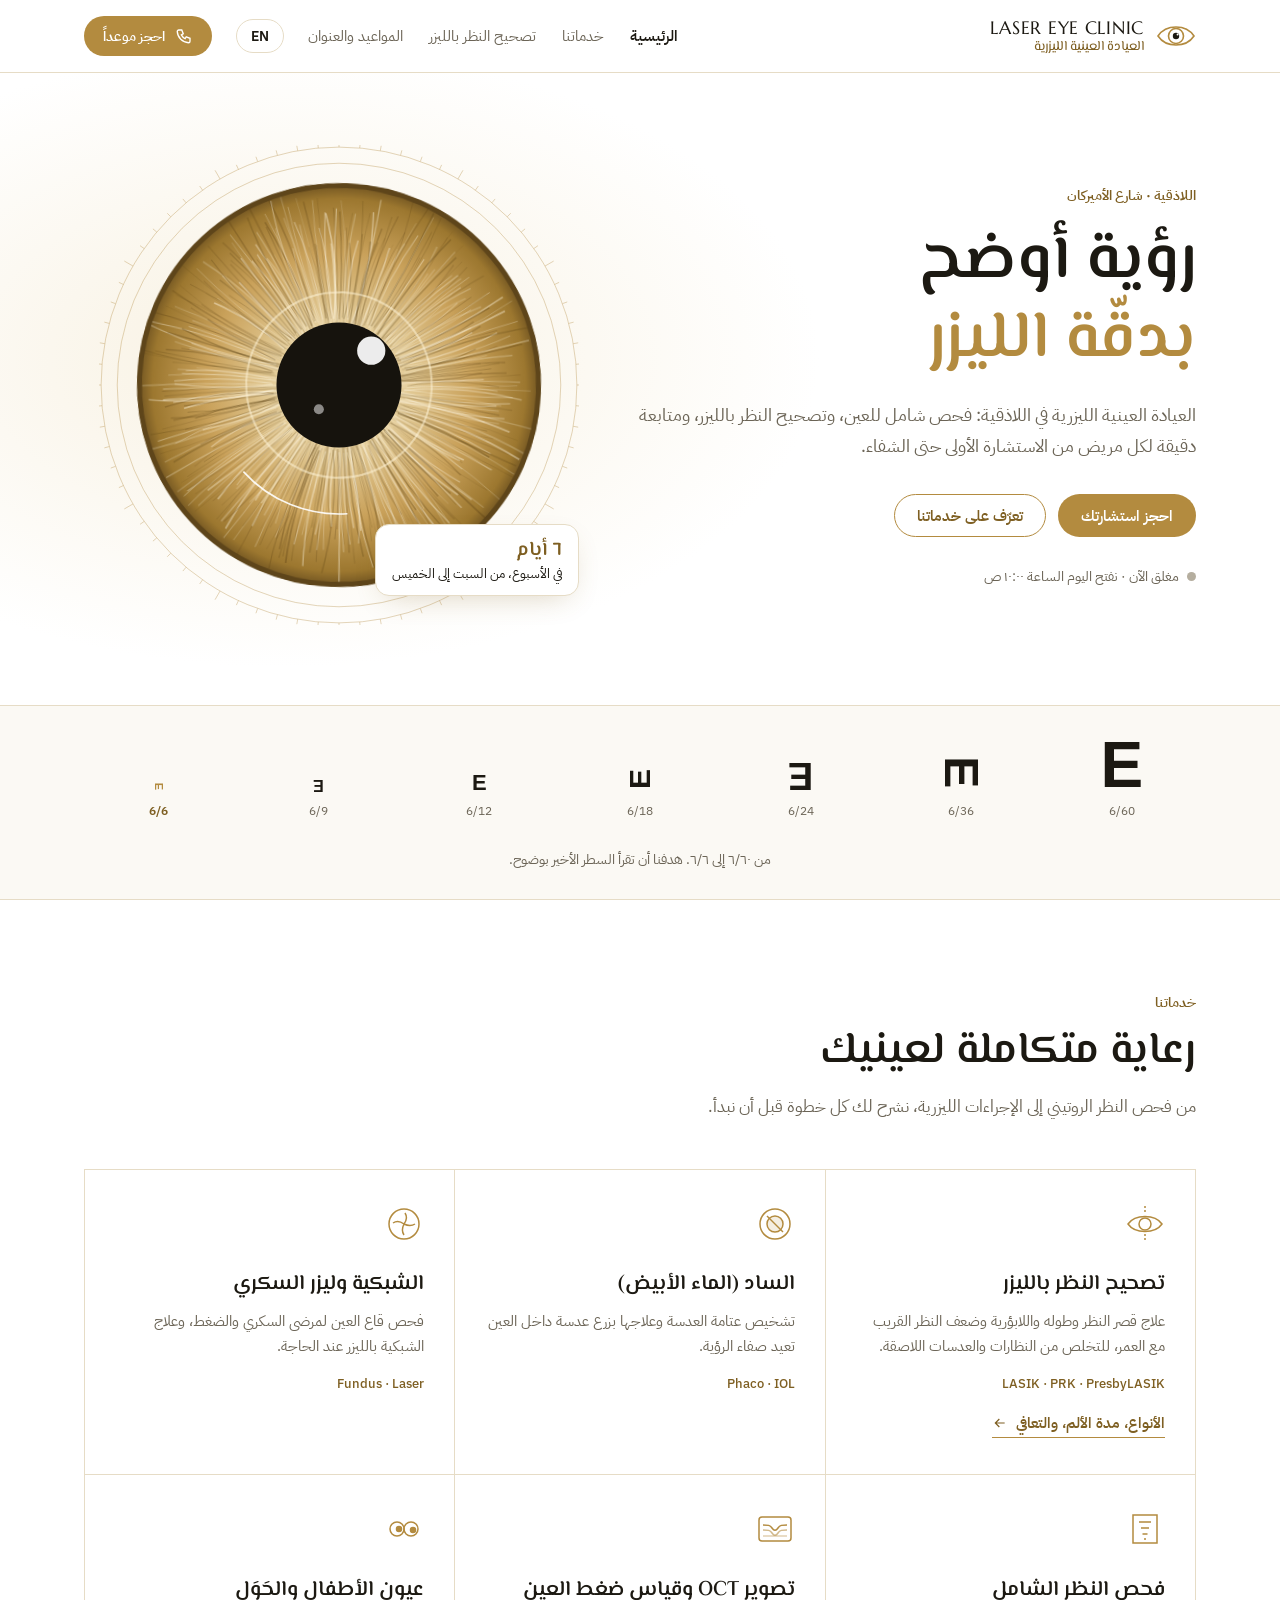
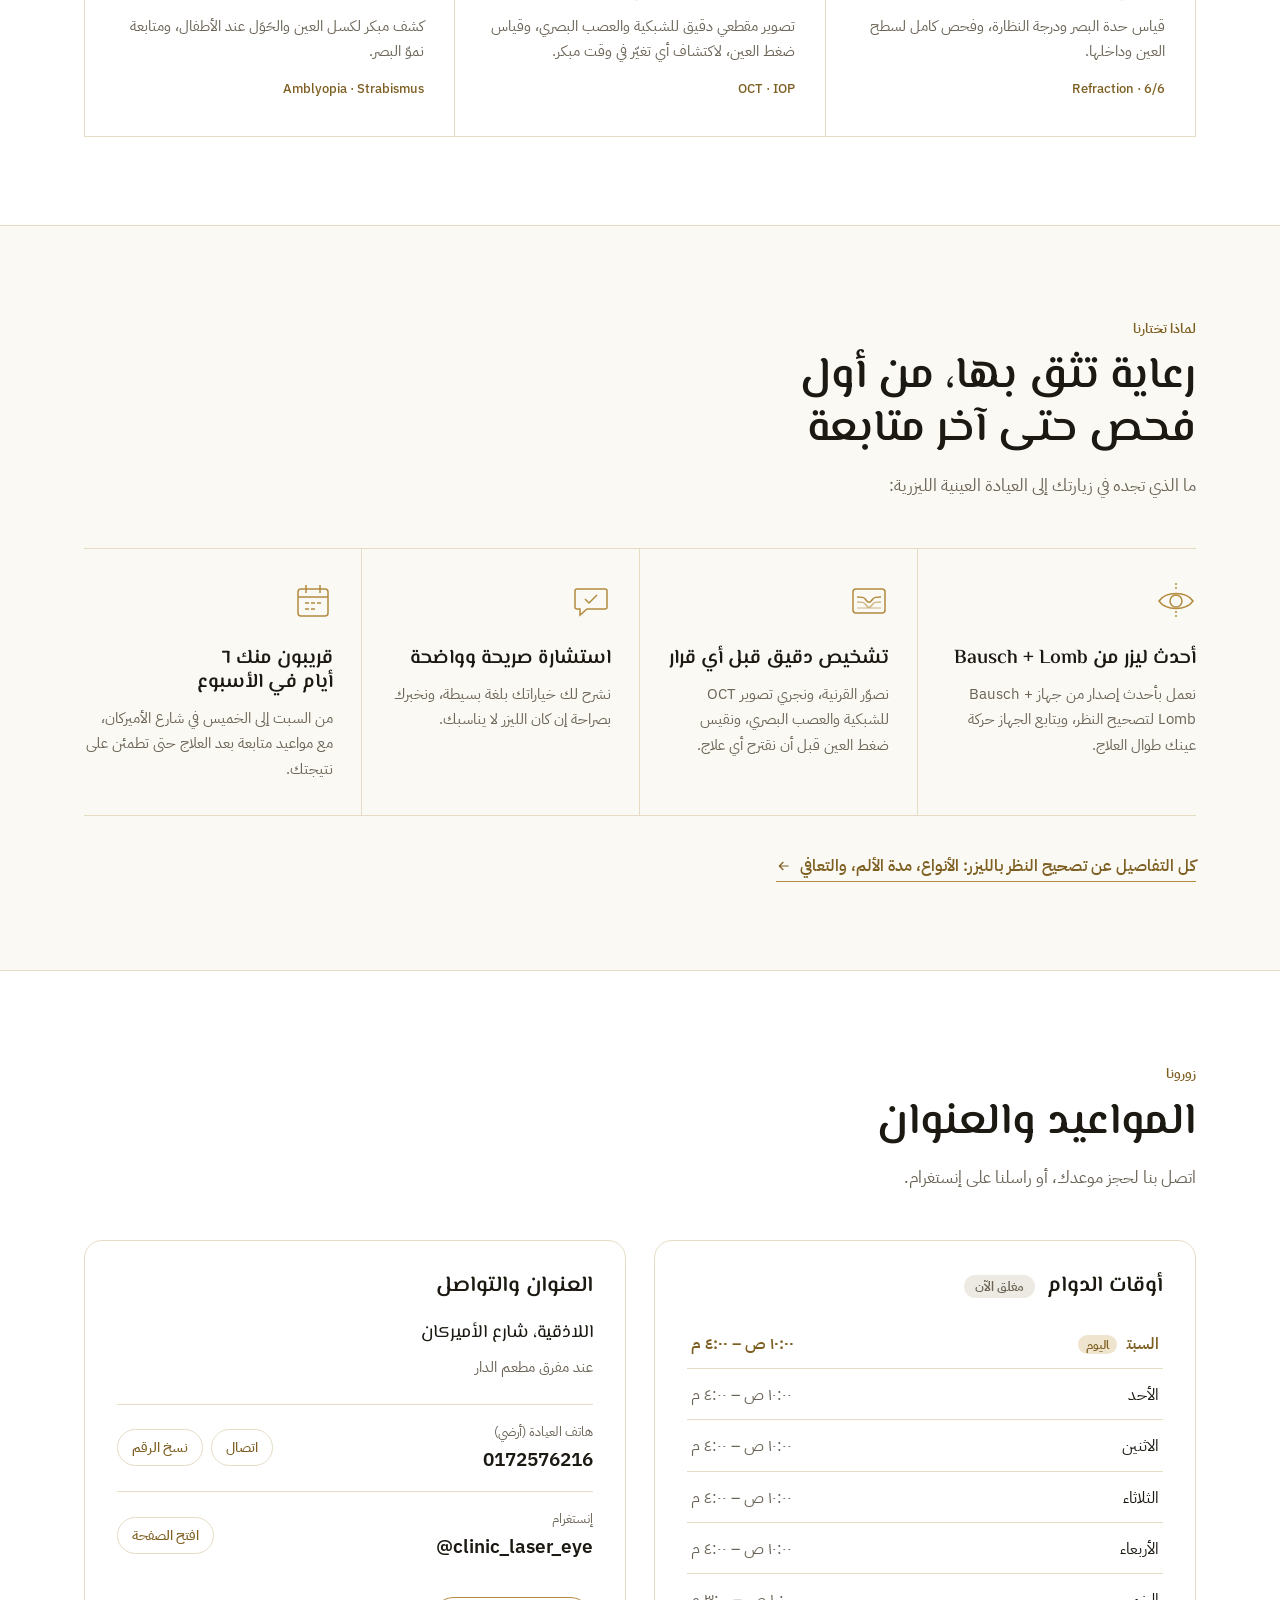
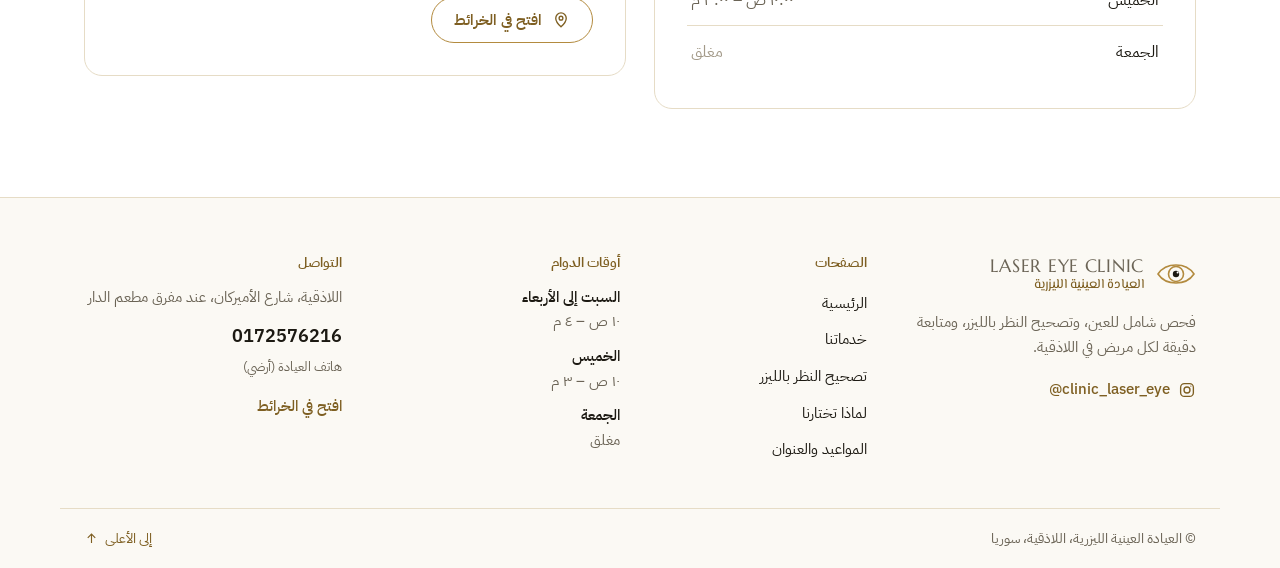
<file: index.html>
<!doctype html>
<html lang="ar">
<head>
<meta charset="utf-8">
<meta name="viewport" content="width=device-width, initial-scale=1">
<title>العيادة العينية الليزرية في اللاذقية | Laser Eye Clinic</title>
<meta name="description" content="العيادة العينية الليزرية في اللاذقية، شارع الأميركان: تصحيح النظر بالليزر بجهاز Bausch + Lomb، وتصوير OCT وقياس ضغط العين، وفحص النظر الشامل. Laser Eye Clinic, Latakia, Syria.">
<meta name="theme-color" content="#FFFFFF">
<meta property="og:type" content="website">
<meta property="og:site_name" content="Laser Eye Clinic">
<meta property="og:locale" content="ar_SY">
<meta property="og:title" content="العيادة العينية الليزرية في اللاذقية">
<meta property="og:description" content="تصحيح النظر بالليزر وفحص العين الشامل، شارع الأميركان، اللاذقية. من السبت إلى الخميس.">
<link rel="icon" type="image/svg+xml" href="assets/favicon.svg">
<link rel="preconnect" href="https://fonts.googleapis.com">
<link rel="preconnect" href="https://fonts.gstatic.com" crossorigin>
<link rel="stylesheet" href="https://fonts.googleapis.com/css2?family=El+Messiri:wght@500;600&family=IBM+Plex+Sans+Arabic:wght@400;500;600&family=IBM+Plex+Sans:wght@400;500;600&family=Marcellus&display=swap">
<link rel="stylesheet" href="assets/styles.css?v=4">
</head>
<body>
<div id="site" dir="rtl" data-lang="ar">
<script>try{if(localStorage.getItem('lec-lang')==='en'){var s=document.getElementById('site');s.dataset.lang='en';s.dir='ltr';document.documentElement.lang='en';}}catch(e){}</script>

  <header>
    <div class="wrap nav">
      <a class="brand" href="#top" aria-label="Laser Eye Clinic">
        <svg class="brand-mark" viewBox="0 0 40 40" aria-hidden="true">
          <path d="M2 20 C 10 8, 30 8, 38 20 C 30 32, 10 32, 2 20 Z" fill="none" stroke="#B38B3F" stroke-width="1.6"/>
          <circle cx="20" cy="20" r="7.5" fill="none" stroke="#B38B3F" stroke-width="1.6"/>
          <circle cx="20" cy="20" r="3.2" fill="#1C1912"/>
          <circle cx="21.6" cy="18.4" r="1" fill="#FFFFFF"/>
        </svg>
        <span class="brand-name"><b>LASER EYE CLINIC</b><small>العيادة العينية الليزرية</small></span>
      </a>
      <nav class="nav-links" aria-label="Main">
        <a href="#top" aria-current="page"><span class="t-ar">الرئيسية</span><span class="t-en">Home</span></a>
        <a href="#services"><span class="t-ar">خدماتنا</span><span class="t-en">Services</span></a>
        <a href="laser.html"><span class="t-ar">تصحيح النظر بالليزر</span><span class="t-en">Laser vision correction</span></a>
        <a href="#visit"><span class="t-ar">المواعيد والعنوان</span><span class="t-en">Hours &amp; location</span></a>
      </nav>
      <button class="lang" id="langBtn" type="button" aria-label="Switch to English">EN</button>
      <a class="btn btn-gold nav-book" href="#visit">
        <svg viewBox="0 0 24 24" fill="none" stroke="currentColor" stroke-width="1.8" aria-hidden="true"><path d="M5 4h4l2 5-2.5 1.5a11 11 0 0 0 5 5L15 13l5 2v4a2 2 0 0 1-2 2A16 16 0 0 1 3 6a2 2 0 0 1 2-2"/></svg>
        <span class="t-ar">احجز موعداً</span><span class="t-en">Book a visit</span>
      </a>
      <button class="menu-btn" id="menuBtn" type="button" aria-expanded="false" aria-controls="menu">
        <svg class="i-open" viewBox="0 0 24 24" fill="none" stroke="currentColor" stroke-width="1.8" aria-hidden="true"><path d="M4 7h16M4 12h16M4 17h16"/></svg>
        <svg class="i-close" viewBox="0 0 24 24" fill="none" stroke="currentColor" stroke-width="1.8" aria-hidden="true"><path d="M6 6l12 12M18 6 6 18"/></svg>
        <span class="sr"><span class="t-ar">القائمة</span><span class="t-en">Menu</span></span>
      </button>
    </div>
    <nav class="menu" id="menu" aria-label="Menu" hidden>
      <div class="wrap">
        <a href="#top" aria-current="page"><span class="t-ar">الرئيسية</span><span class="t-en">Home</span><svg class="arrow flip" viewBox="0 0 24 24" fill="none" stroke="currentColor" stroke-width="1.8" aria-hidden="true"><path d="M5 12h14M13 6l6 6-6 6"/></svg></a>
        <a href="#services"><span class="t-ar">خدماتنا</span><span class="t-en">Services</span><svg class="arrow flip" viewBox="0 0 24 24" fill="none" stroke="currentColor" stroke-width="1.8" aria-hidden="true"><path d="M5 12h14M13 6l6 6-6 6"/></svg></a>
        <a href="laser.html"><span class="t-ar">تصحيح النظر بالليزر</span><span class="t-en">Laser vision correction</span><svg class="arrow flip" viewBox="0 0 24 24" fill="none" stroke="currentColor" stroke-width="1.8" aria-hidden="true"><path d="M5 12h14M13 6l6 6-6 6"/></svg></a>
        <a href="#why"><span class="t-ar">لماذا تختارنا</span><span class="t-en">Why choose us</span><svg class="arrow flip" viewBox="0 0 24 24" fill="none" stroke="currentColor" stroke-width="1.8" aria-hidden="true"><path d="M5 12h14M13 6l6 6-6 6"/></svg></a>
        <a href="#visit"><span class="t-ar">المواعيد والعنوان</span><span class="t-en">Hours &amp; location</span><svg class="arrow flip" viewBox="0 0 24 24" fill="none" stroke="currentColor" stroke-width="1.8" aria-hidden="true"><path d="M5 12h14M13 6l6 6-6 6"/></svg></a>
      </div>
    </nav>
  </header>

  <main id="top">
    <section class="hero">
      <div class="wrap hero-grid">
        <div>
          <span class="eyebrow"><span class="t-ar">اللاذقية · شارع الأميركان</span><span class="t-en">Latakia · American Street</span></span>
          <h1>
            <span class="t-ar">رؤية أوضح <em>بدقّة الليزر</em></span>
            <span class="t-en">Clearer sight, <em>laser-precise</em></span>
          </h1>
          <p class="lead">
            <span class="t-ar">العيادة العينية الليزرية في اللاذقية: فحص شامل للعين، وتصحيح النظر بالليزر، ومتابعة دقيقة لكل مريض من الاستشارة الأولى حتى الشفاء.</span>
            <span class="t-en">Laser Eye Clinic in Latakia: complete eye examinations, laser vision correction, and careful follow-up for every patient, from the first consultation to full recovery.</span>
          </p>
          <div class="hero-actions">
            <a class="btn btn-gold" href="#visit">
              <span class="t-ar">احجز استشارتك</span><span class="t-en">Book a consultation</span>
            </a>
            <a class="btn btn-line" href="#services">
              <span class="t-ar">تعرّف على خدماتنا</span><span class="t-en">Explore services</span>
            </a>
          </div>
          <div class="status" data-status aria-live="polite"><span class="dot"></span><span class="status-text"></span></div>
        </div>
        <div class="iris-box">
          <canvas id="iris" aria-hidden="true"></canvas>
          <div class="iris-tag">
            <b class="t-ar">٦ أيام</b><b class="t-en">6 days</b>
            <span class="t-ar">في الأسبوع، من السبت إلى الخميس</span><span class="t-en">a week, Saturday to Thursday</span>
          </div>
        </div>
      </div>
    </section>

    <div class="acuity" aria-label="Visual acuity chart">
      <div class="wrap">
        <div class="acuity-row" id="acuity"></div>
        <p class="acuity-cap">
          <span class="t-ar">من ٦/٦٠ إلى ٦/٦. هدفنا أن تقرأ السطر الأخير بوضوح.</span>
          <span class="t-en">From 6/60 to 6/6. Our goal is for you to read the last line clearly.</span>
        </p>
      </div>
    </div>

    <section class="block" id="services">
      <div class="wrap">
        <div class="head">
          <span class="eyebrow"><span class="t-ar">خدماتنا</span><span class="t-en">Services</span></span>
          <h2><span class="t-ar">رعاية متكاملة لعينيك</span><span class="t-en">Complete care for your eyes</span></h2>
          <p><span class="t-ar">من فحص النظر الروتيني إلى الإجراءات الليزرية، نشرح لك كل خطوة قبل أن نبدأ.</span><span class="t-en">From a routine vision check to laser procedures, we explain every step before we begin.</span></p>
        </div>
        <div class="services">
          <a class="svc" href="laser.html">
            <svg viewBox="0 0 40 40" fill="none" stroke="currentColor" stroke-width="1.5" aria-hidden="true"><path d="M3 20c7-10 27-10 34 0-7 10-27 10-34 0Z"/><circle cx="20" cy="20" r="6"/><path d="M20 2v8M20 30v8" stroke-dasharray="2 2"/></svg>
            <h3><span class="t-ar">تصحيح النظر بالليزر</span><span class="t-en">Laser vision correction</span></h3>
            <p><span class="t-ar">علاج قصر النظر وطوله واللابؤرية وضعف النظر القريب مع العمر، للتخلص من النظارات والعدسات اللاصقة.</span><span class="t-en">Treatment for short-sight, long-sight, astigmatism and age-related near vision, so you can leave glasses and contacts behind.</span></p>
            <span class="term">LASIK · PRK · PresbyLASIK</span>
            <span class="svc-more">
              <span class="t-ar">الأنواع، مدة الألم، والتعافي</span><span class="t-en">Types, pain and recovery</span>
              <svg class="flip" viewBox="0 0 24 24" fill="none" stroke="currentColor" stroke-width="1.8" aria-hidden="true"><path d="M5 12h14M13 6l6 6-6 6"/></svg>
            </span>
          </a>
          <article class="svc">
            <svg viewBox="0 0 40 40" fill="none" stroke="currentColor" stroke-width="1.5" aria-hidden="true"><circle cx="20" cy="20" r="15"/><circle cx="20" cy="20" r="8" fill="currentColor" fill-opacity=".15"/><path d="M12 12l16 16"/></svg>
            <h3><span class="t-ar">الساد (الماء الأبيض)</span><span class="t-en">Cataract</span></h3>
            <p><span class="t-ar">تشخيص عتامة العدسة وعلاجها بزرع عدسة داخل العين تعيد صفاء الرؤية.</span><span class="t-en">Diagnosis of a clouded lens and treatment with an intraocular lens implant that restores clear vision.</span></p>
            <span class="term">Phaco · IOL</span>
          </article>
          <article class="svc">
            <svg viewBox="0 0 40 40" fill="none" stroke="currentColor" stroke-width="1.5" aria-hidden="true"><circle cx="20" cy="20" r="15"/><path d="M20 20c-4-3-8-3-11-1M20 20c3-4 3-8 1-11M20 20c4 2 8 2 11 0M20 20c-2 4-2 8 0 11"/></svg>
            <h3><span class="t-ar">الشبكية وليزر السكري</span><span class="t-en">Retina &amp; diabetic eye</span></h3>
            <p><span class="t-ar">فحص قاع العين لمرضى السكري والضغط، وعلاج الشبكية بالليزر عند الحاجة.</span><span class="t-en">Fundus exams for diabetic and hypertensive patients, with retinal laser treatment when needed.</span></p>
            <span class="term">Fundus · Laser</span>
          </article>
          <article class="svc">
            <svg viewBox="0 0 40 40" fill="none" stroke="currentColor" stroke-width="1.5" aria-hidden="true"><path d="M8 6h24v28H8z"/><path d="M14 13h12M16 19h8M17.5 25h5M19 30h2"/></svg>
            <h3><span class="t-ar">فحص النظر الشامل</span><span class="t-en">Comprehensive eye exam</span></h3>
            <p><span class="t-ar">قياس حدة البصر ودرجة النظارة، وفحص كامل لسطح العين وداخلها.</span><span class="t-en">Visual acuity, glasses prescription, and a full check of the front and back of the eye.</span></p>
            <span class="term">6/6 · Refraction</span>
          </article>
          <article class="svc">
            <svg viewBox="0 0 40 40" fill="none" stroke="currentColor" stroke-width="1.5" aria-hidden="true"><rect x="4" y="8" width="32" height="24" rx="3"/><path d="M8 16c5 0 7 0 9 3s4 3 6 0 4-3 9-3"/><path d="M8 21c5 0 7 0 9 3s4 3 6 0 4-3 9-3" opacity=".6"/><path d="M8 27h24" opacity=".4"/></svg>
            <h3><span class="t-ar">تصوير OCT وقياس ضغط العين</span><span class="t-en">OCT scan &amp; eye pressure</span></h3>
            <p><span class="t-ar">تصوير مقطعي دقيق للشبكية والعصب البصري، وقياس ضغط العين، لاكتشاف أي تغيّر في وقت مبكر.</span><span class="t-en">Detailed cross-section imaging of the retina and optic nerve, plus eye-pressure measurement, to catch changes early.</span></p>
            <span class="term">OCT · IOP</span>
          </article>
          <article class="svc">
            <svg viewBox="0 0 40 40" fill="none" stroke="currentColor" stroke-width="1.5" aria-hidden="true"><circle cx="13" cy="20" r="7"/><circle cx="27" cy="20" r="7"/><circle cx="15" cy="20" r="2.5" fill="currentColor"/><circle cx="29" cy="21" r="2.5" fill="currentColor"/></svg>
            <h3><span class="t-ar">عيون الأطفال والحَوَل</span><span class="t-en">Children &amp; squint</span></h3>
            <p><span class="t-ar">كشف مبكر لكسل العين والحَوَل عند الأطفال، ومتابعة نموّ البصر.</span><span class="t-en">Early detection of lazy eye and squint in children, and monitoring of how their vision develops.</span></p>
            <span class="term">Amblyopia · Strabismus</span>
          </article>
        </div>
      </div>
    </section>

    <section class="block band" id="why">
      <div class="wrap">
        <div class="head">
          <span class="eyebrow"><span class="t-ar">لماذا تختارنا</span><span class="t-en">Why choose us</span></span>
          <h2><span class="t-ar">رعاية تثق بها، من أول فحص حتى آخر متابعة</span><span class="t-en">Care you can trust, from your first exam to your last check-up</span></h2>
          <p><span class="t-ar">ما الذي تجده في زيارتك إلى العيادة العينية الليزرية:</span><span class="t-en">What you can expect at Laser Eye Clinic:</span></p>
        </div>
        <ul class="reasons">
          <li>
            <svg viewBox="0 0 40 40" fill="none" stroke="currentColor" stroke-width="1.5" aria-hidden="true"><path d="M3 20c7-10 27-10 34 0-7 10-27 10-34 0Z"/><circle cx="20" cy="20" r="6"/><path d="M20 2v8M20 30v8" stroke-dasharray="2 2"/></svg>
            <h3><span class="t-ar">أحدث ليزر من Bausch + Lomb</span><span class="t-en">The latest Bausch + Lomb laser</span></h3>
            <p><span class="t-ar">نعمل بأحدث إصدار من جهاز Bausch + Lomb لتصحيح النظر، ويتابع الجهاز حركة عينك طوال العلاج.</span><span class="t-en">We use the newest Bausch + Lomb laser for vision correction, and it follows your eye's movement throughout treatment.</span></p>
          </li>
          <li>
            <svg viewBox="0 0 40 40" fill="none" stroke="currentColor" stroke-width="1.5" aria-hidden="true"><rect x="4" y="8" width="32" height="24" rx="3"/><path d="M8 16c5 0 7 0 9 3s4 3 6 0 4-3 9-3"/><path d="M8 21c5 0 7 0 9 3s4 3 6 0 4-3 9-3" opacity=".6"/><path d="M8 27h24" opacity=".4"/></svg>
            <h3><span class="t-ar">تشخيص دقيق قبل أي قرار</span><span class="t-en">Precise tests before any decision</span></h3>
            <p><span class="t-ar">نصوّر القرنية، ونجري تصوير OCT للشبكية والعصب البصري، ونقيس ضغط العين قبل أن نقترح أي علاج.</span><span class="t-en">We map your cornea, take OCT scans of the retina and optic nerve, and measure eye pressure before suggesting any treatment.</span></p>
          </li>
          <li>
            <svg viewBox="0 0 40 40" fill="none" stroke="currentColor" stroke-width="1.5" aria-hidden="true"><path d="M6 8h28a2 2 0 0 1 2 2v16a2 2 0 0 1-2 2H16l-7 6v-6H6a2 2 0 0 1-2-2V10a2 2 0 0 1 2-2Z"/><path d="M14 18l4 4 8-8"/></svg>
            <h3><span class="t-ar">استشارة صريحة وواضحة</span><span class="t-en">Clear, honest advice</span></h3>
            <p><span class="t-ar">نشرح لك خياراتك بلغة بسيطة، ونخبرك بصراحة إن كان الليزر لا يناسبك.</span><span class="t-en">We explain your options in plain words, and tell you honestly if laser isn't right for you.</span></p>
          </li>
          <li>
            <svg viewBox="0 0 40 40" fill="none" stroke="currentColor" stroke-width="1.5" aria-hidden="true"><rect x="5" y="8" width="30" height="27" rx="3"/><path d="M5 16h30M13 4v8M27 4v8"/><path d="M12 22h4M18 22h4M24 22h4M12 28h4M18 28h4"/></svg>
            <h3><span class="t-ar">قريبون منك ٦ أيام في الأسبوع</span><span class="t-en">Here for you 6 days a week</span></h3>
            <p><span class="t-ar">من السبت إلى الخميس في شارع الأميركان، مع مواعيد متابعة بعد العلاج حتى تطمئن على نتيجتك.</span><span class="t-en">Saturday to Thursday on American Street, with follow-up visits after treatment until you're confident in your result.</span></p>
          </li>
        </ul>
        <div class="why-more">
          <a class="text-link" href="laser.html">
            <span class="t-ar">كل التفاصيل عن تصحيح النظر بالليزر: الأنواع، مدة الألم، والتعافي</span>
            <span class="t-en">Everything about laser vision correction: types, pain and recovery</span>
            <svg class="arrow flip" viewBox="0 0 24 24" fill="none" stroke="currentColor" stroke-width="1.8" aria-hidden="true"><path d="M5 12h14M13 6l6 6-6 6"/></svg>
          </a>
        </div>
      </div>
    </section>

    <section class="block" id="visit">
      <div class="wrap">
        <div class="head">
          <span class="eyebrow"><span class="t-ar">زورونا</span><span class="t-en">Visit us</span></span>
          <h2><span class="t-ar">المواعيد والعنوان</span><span class="t-en">Hours &amp; location</span></h2>
          <p><span class="t-ar">اتصل بنا لحجز موعدك، أو راسلنا على إنستغرام.</span><span class="t-en">Call us to book your appointment, or message us on Instagram.</span></p>
        </div>
        <div class="visit">
          <div class="card">
            <h3><span class="t-ar">أوقات الدوام</span><span class="t-en">Opening hours</span> <span class="pill" id="pill"></span></h3>
            <table class="hours" id="hours"></table>
          </div>
          <div class="card">
            <h3><span class="t-ar">العنوان والتواصل</span><span class="t-en">Address &amp; contact</span></h3>
            <p class="addr"><span class="t-ar">اللاذقية، شارع الأميركان</span><span class="t-en">American Street, Latakia</span></p>
            <p class="addr-sub"><span class="t-ar">عند مفرق مطعم الدار</span><span class="t-en">At the turn by Al-Dar Restaurant</span></p>
            <div class="contact-line">
              <div>
                <span class="lbl"><span class="t-ar">هاتف العيادة (أرضي)</span><span class="t-en">Clinic phone (landline)</span></span>
                <span class="val" id="phone">0172576216</span>
              </div>
              <div class="contact-actions">
                <a class="mini" href="tel:0172576216"><span class="t-ar">اتصال</span><span class="t-en">Call</span></a>
                <button class="mini" type="button" data-copy="phone"><span class="t-ar">نسخ الرقم</span><span class="t-en">Copy number</span></button>
              </div>
            </div>
            <div class="contact-line">
              <div>
                <span class="lbl"><span class="t-ar">إنستغرام</span><span class="t-en">Instagram</span></span>
                <span class="val">@clinic_laser_eye</span>
              </div>
              <a class="mini" href="https://www.instagram.com/clinic_laser_eye/" target="_blank" rel="noopener"><span class="t-ar">افتح الصفحة</span><span class="t-en">Open profile</span></a>
            </div>
            <a class="btn btn-line" href="https://www.google.com/maps/search/?api=1&amp;query=American+Street+Latakia+Syria" target="_blank" rel="noopener">
              <svg viewBox="0 0 24 24" fill="none" stroke="currentColor" stroke-width="1.8" aria-hidden="true"><path d="M12 21s-7-6.2-7-11.5A7 7 0 0 1 19 9.5C19 14.8 12 21 12 21Z"/><circle cx="12" cy="9.5" r="2.5"/></svg>
              <span class="t-ar">افتح في الخرائط</span><span class="t-en">Open in Maps</span>
            </a>
          </div>
        </div>
      </div>
    </section>
  </main>

  <footer class="site-footer">
    <div class="wrap footer-grid">
      <div class="f-brand">
        <a class="brand" href="#top" aria-label="Laser Eye Clinic">
          <svg class="brand-mark" viewBox="0 0 40 40" aria-hidden="true">
            <path d="M2 20 C 10 8, 30 8, 38 20 C 30 32, 10 32, 2 20 Z" fill="none" stroke="#B38B3F" stroke-width="1.6"/>
            <circle cx="20" cy="20" r="7.5" fill="none" stroke="#B38B3F" stroke-width="1.6"/>
            <circle cx="20" cy="20" r="3.2" fill="#1C1912"/>
            <circle cx="21.6" cy="18.4" r="1" fill="#FFFFFF"/>
          </svg>
          <span class="brand-name"><b>LASER EYE CLINIC</b><small>العيادة العينية الليزرية</small></span>
        </a>
        <p><span class="t-ar">فحص شامل للعين، وتصحيح النظر بالليزر، ومتابعة دقيقة لكل مريض في اللاذقية.</span><span class="t-en">Complete eye exams, laser vision correction and careful follow-up for every patient in Latakia.</span></p>
        <a class="f-ig" href="https://www.instagram.com/clinic_laser_eye/" target="_blank" rel="noopener">
          <svg viewBox="0 0 24 24" fill="none" stroke="currentColor" stroke-width="1.8" aria-hidden="true"><rect x="3.5" y="3.5" width="17" height="17" rx="5"/><circle cx="12" cy="12" r="4"/><circle cx="17.2" cy="6.8" r=".9" fill="currentColor" stroke="none"/></svg>
          <bdi>@clinic_laser_eye</bdi>
        </a>
      </div>
      <nav class="f-col" aria-label="Footer">
        <h2 class="f-h"><span class="t-ar">الصفحات</span><span class="t-en">Pages</span></h2>
        <ul class="f-links">
          <li><a href="#top"><span class="t-ar">الرئيسية</span><span class="t-en">Home</span></a></li>
          <li><a href="#services"><span class="t-ar">خدماتنا</span><span class="t-en">Services</span></a></li>
          <li><a href="laser.html"><span class="t-ar">تصحيح النظر بالليزر</span><span class="t-en">Laser vision correction</span></a></li>
          <li><a href="#why"><span class="t-ar">لماذا تختارنا</span><span class="t-en">Why choose us</span></a></li>
          <li><a href="#visit"><span class="t-ar">المواعيد والعنوان</span><span class="t-en">Hours &amp; location</span></a></li>
        </ul>
      </nav>
      <div class="f-col">
        <h2 class="f-h"><span class="t-ar">أوقات الدوام</span><span class="t-en">Opening hours</span></h2>
        <dl class="f-hours">
          <div><dt><span class="t-ar">السبت إلى الأربعاء</span><span class="t-en">Saturday to Wednesday</span></dt><dd><span class="t-ar">١٠ ص – ٤ م</span><span class="t-en">10 am – 4 pm</span></dd></div>
          <div><dt><span class="t-ar">الخميس</span><span class="t-en">Thursday</span></dt><dd><span class="t-ar">١٠ ص – ٣ م</span><span class="t-en">10 am – 3 pm</span></dd></div>
          <div><dt><span class="t-ar">الجمعة</span><span class="t-en">Friday</span></dt><dd><span class="t-ar">مغلق</span><span class="t-en">Closed</span></dd></div>
        </dl>
      </div>
      <div class="f-col">
        <h2 class="f-h"><span class="t-ar">التواصل</span><span class="t-en">Contact</span></h2>
        <address>
          <span><span class="t-ar">اللاذقية، شارع الأميركان، عند مفرق مطعم الدار</span><span class="t-en">American Street, Latakia, at the turn by Al-Dar Restaurant</span></span>
          <a class="f-phone" href="tel:0172576216">0172576216</a>
          <span class="f-note"><span class="t-ar">هاتف العيادة (أرضي)</span><span class="t-en">Clinic phone (landline)</span></span>
          <a class="f-map" href="https://www.google.com/maps/search/?api=1&amp;query=American+Street+Latakia+Syria" target="_blank" rel="noopener"><span class="t-ar">افتح في الخرائط</span><span class="t-en">Open in Maps</span></a>
        </address>
      </div>
    </div>
    <div class="wrap f-bottom">
      <span><span class="t-ar">© العيادة العينية الليزرية، اللاذقية، سوريا</span><span class="t-en">© Laser Eye Clinic, Latakia, Syria</span></span>
      <a href="#top"><span class="t-ar">إلى الأعلى</span><span class="t-en">Back to top</span><svg viewBox="0 0 24 24" fill="none" stroke="currentColor" stroke-width="1.8" aria-hidden="true"><path d="M12 19V5M6 11l6-6 6 6"/></svg></a>
    </div>
  </footer>

  <nav class="quickbar" aria-label="اتصال سريع · Quick contact">
    <a class="qb-call" href="tel:0172576216">
      <svg viewBox="0 0 24 24" fill="none" stroke="currentColor" stroke-width="1.8" aria-hidden="true"><path d="M5 4h4l2 5-2.5 1.5a11 11 0 0 0 5 5L15 13l5 2v4a2 2 0 0 1-2 2A16 16 0 0 1 3 6a2 2 0 0 1 2-2"/></svg>
      <span class="t-ar">اتصال</span><span class="t-en">Call</span>
    </a>
    <a href="https://ig.me/m/clinic_laser_eye" target="_blank" rel="noopener">
      <svg viewBox="0 0 24 24" fill="none" stroke="currentColor" stroke-width="1.8" aria-hidden="true"><rect x="3.5" y="3.5" width="17" height="17" rx="5"/><circle cx="12" cy="12" r="4"/><circle cx="17.2" cy="6.8" r=".9" fill="currentColor" stroke="none"/></svg>
      <span class="t-ar">راسلنا</span><span class="t-en">Message</span>
    </a>
    <a href="https://www.google.com/maps/search/?api=1&amp;query=American+Street+Latakia+Syria" target="_blank" rel="noopener">
      <svg viewBox="0 0 24 24" fill="none" stroke="currentColor" stroke-width="1.8" aria-hidden="true"><path d="M12 21s-7-6.2-7-11.5A7 7 0 0 1 19 9.5C19 14.8 12 21 12 21Z"/><circle cx="12" cy="9.5" r="2.5"/></svg>
      <span class="t-ar">الموقع</span><span class="t-en">Directions</span>
    </a>
  </nav>
</div>

<script src="assets/site.js?v=4"></script>
<script src="assets/home.js?v=4"></script>
</body>
</html>
</file>
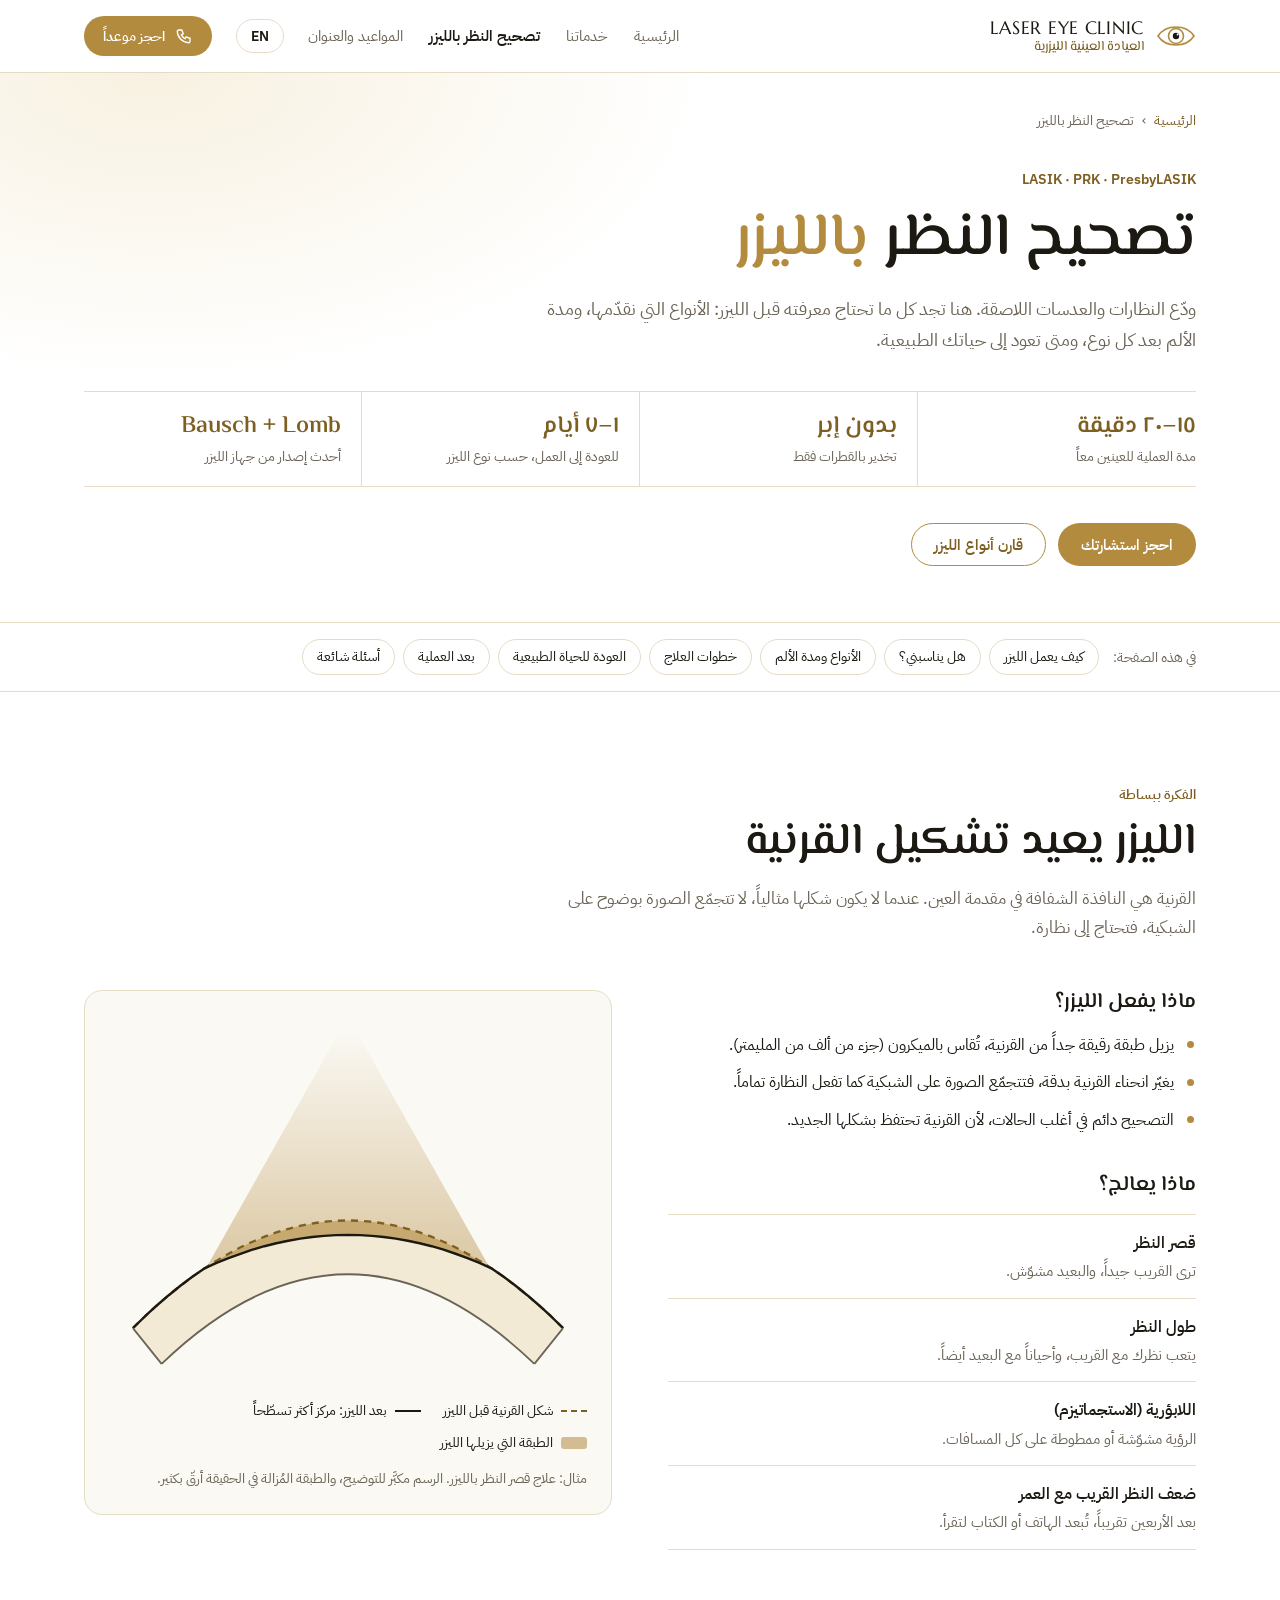
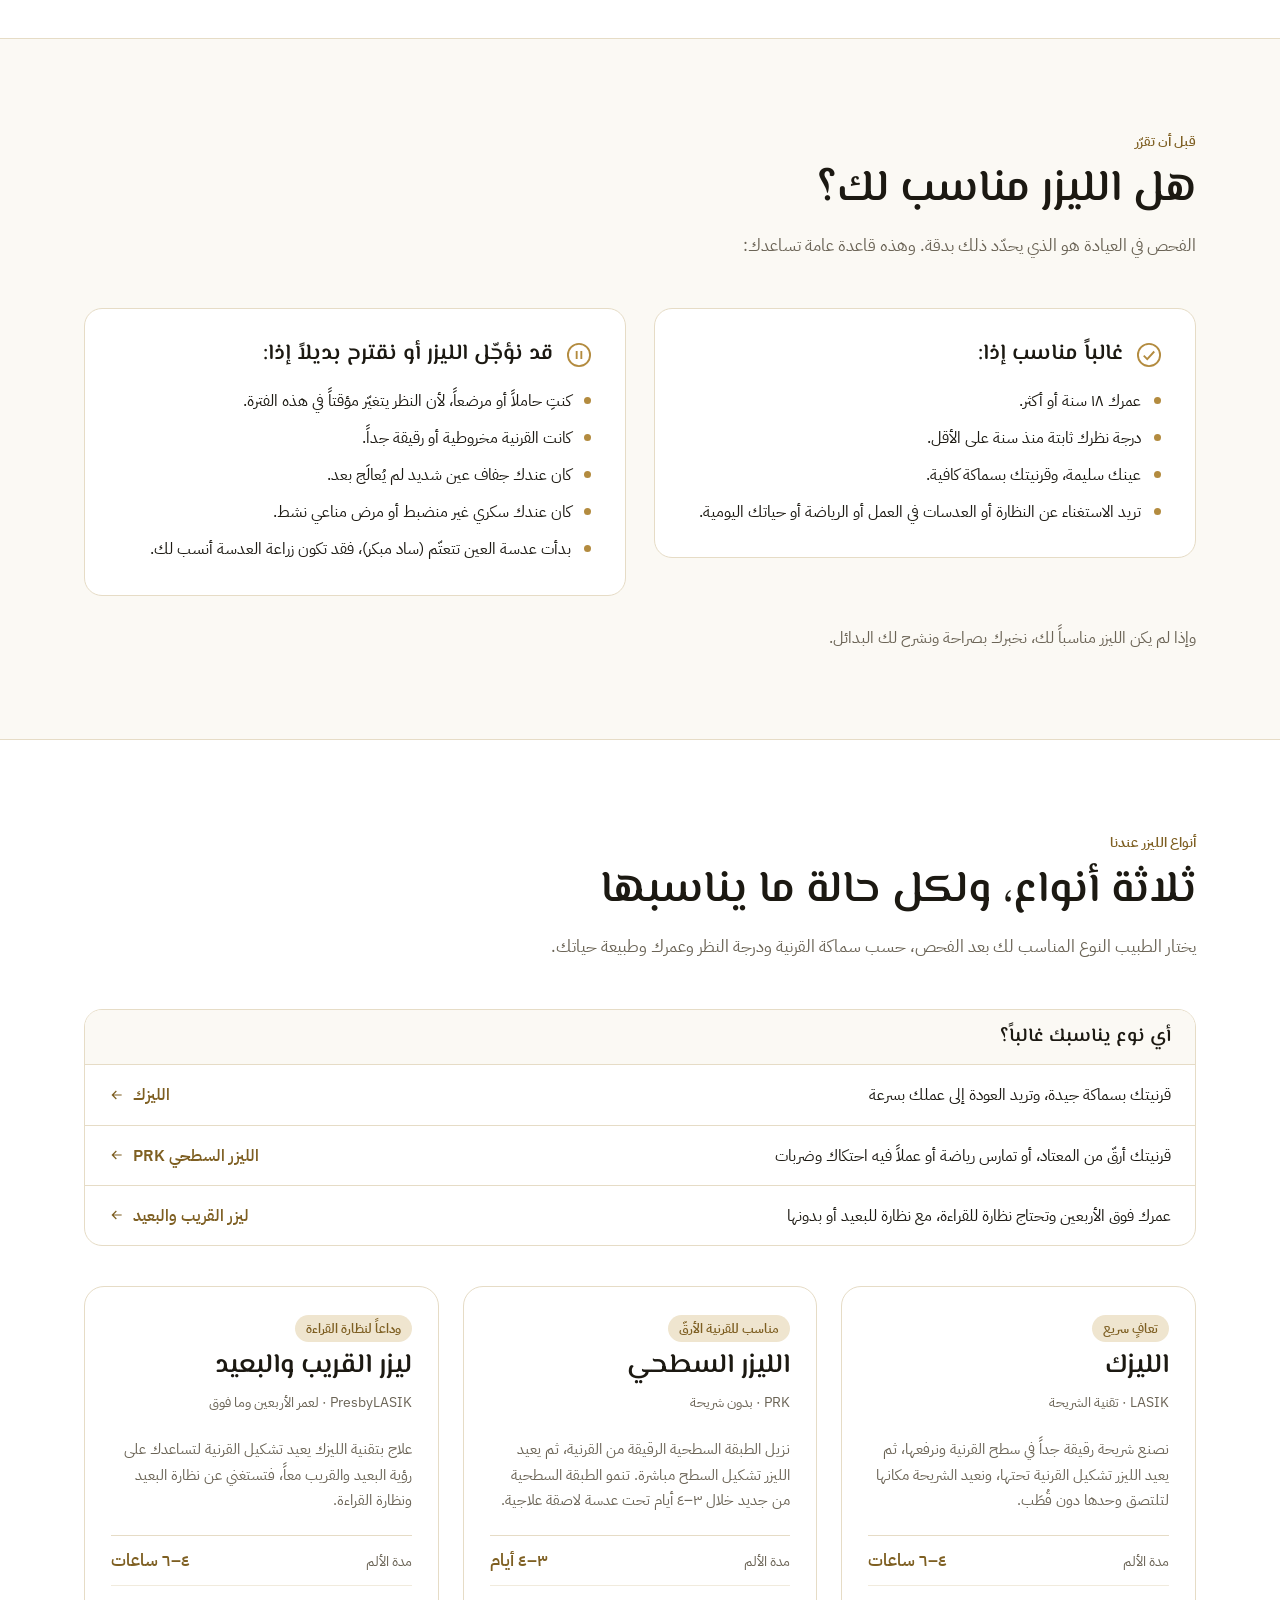
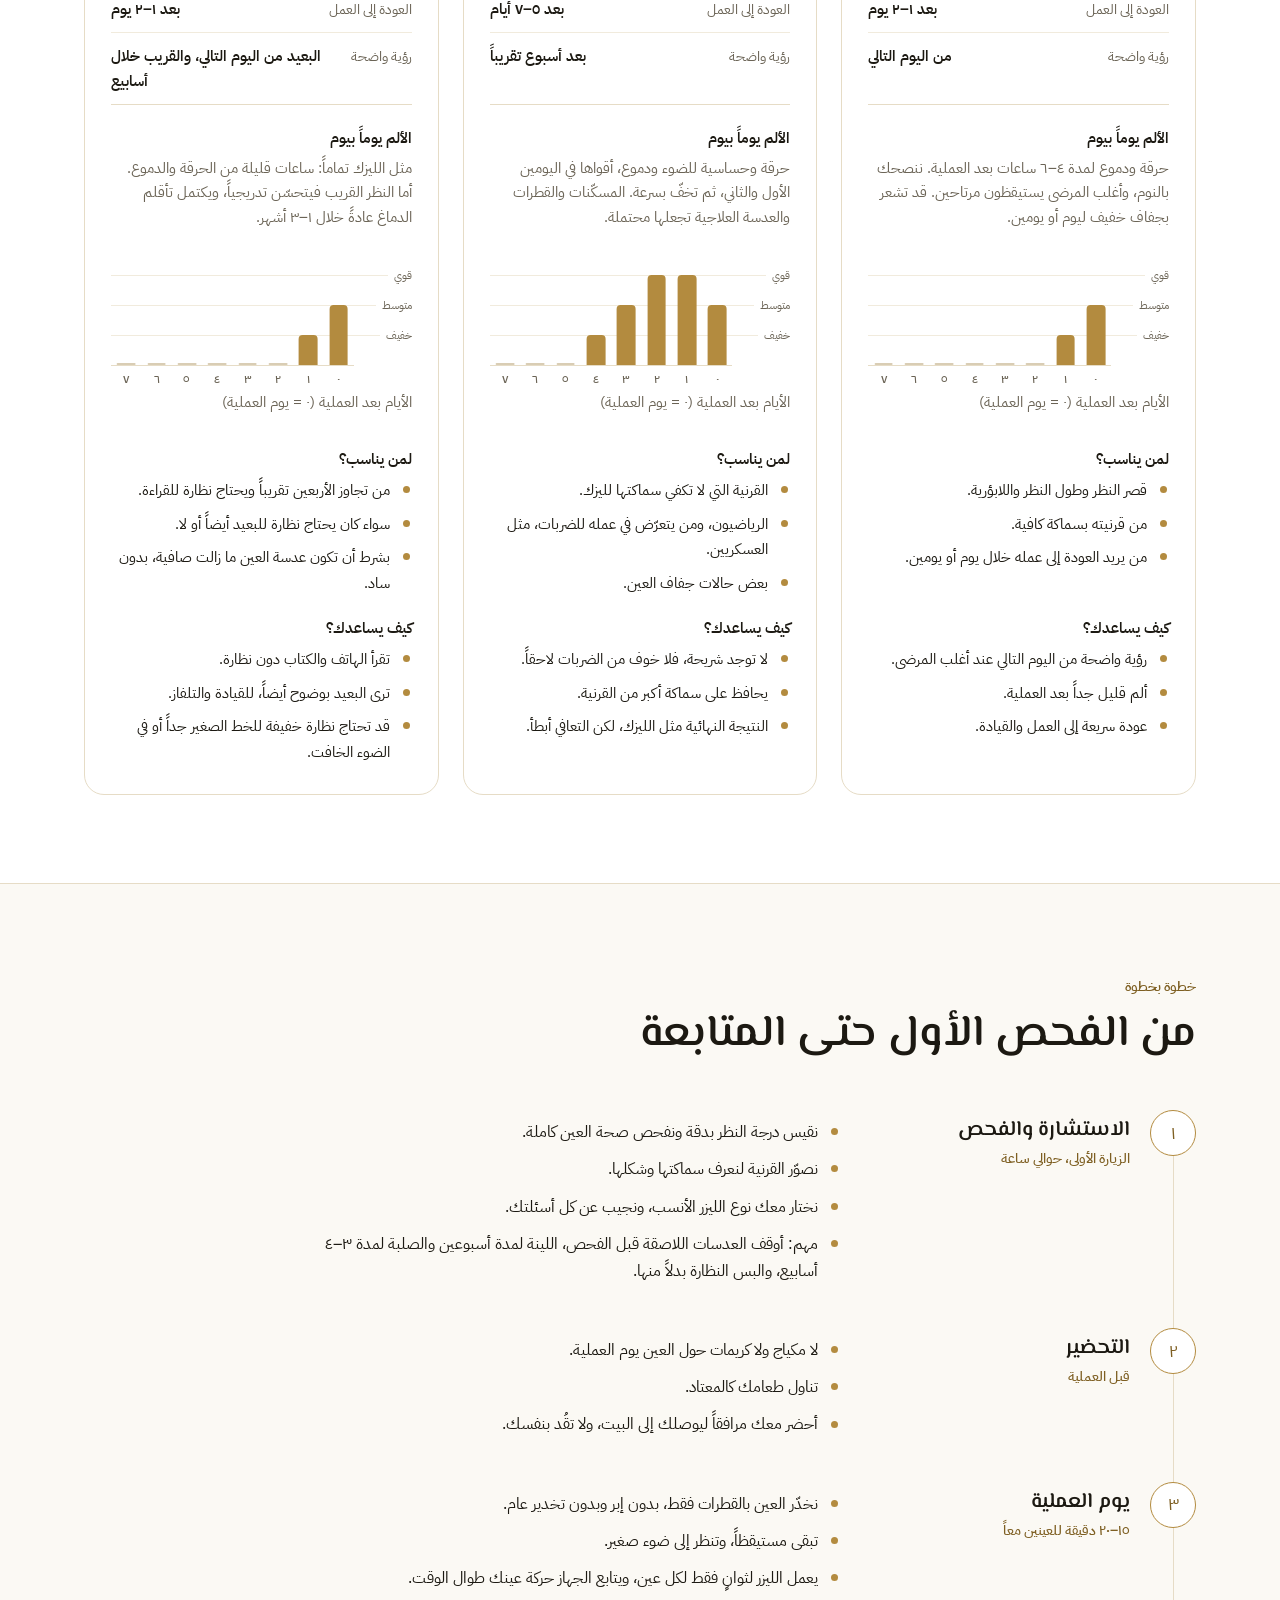
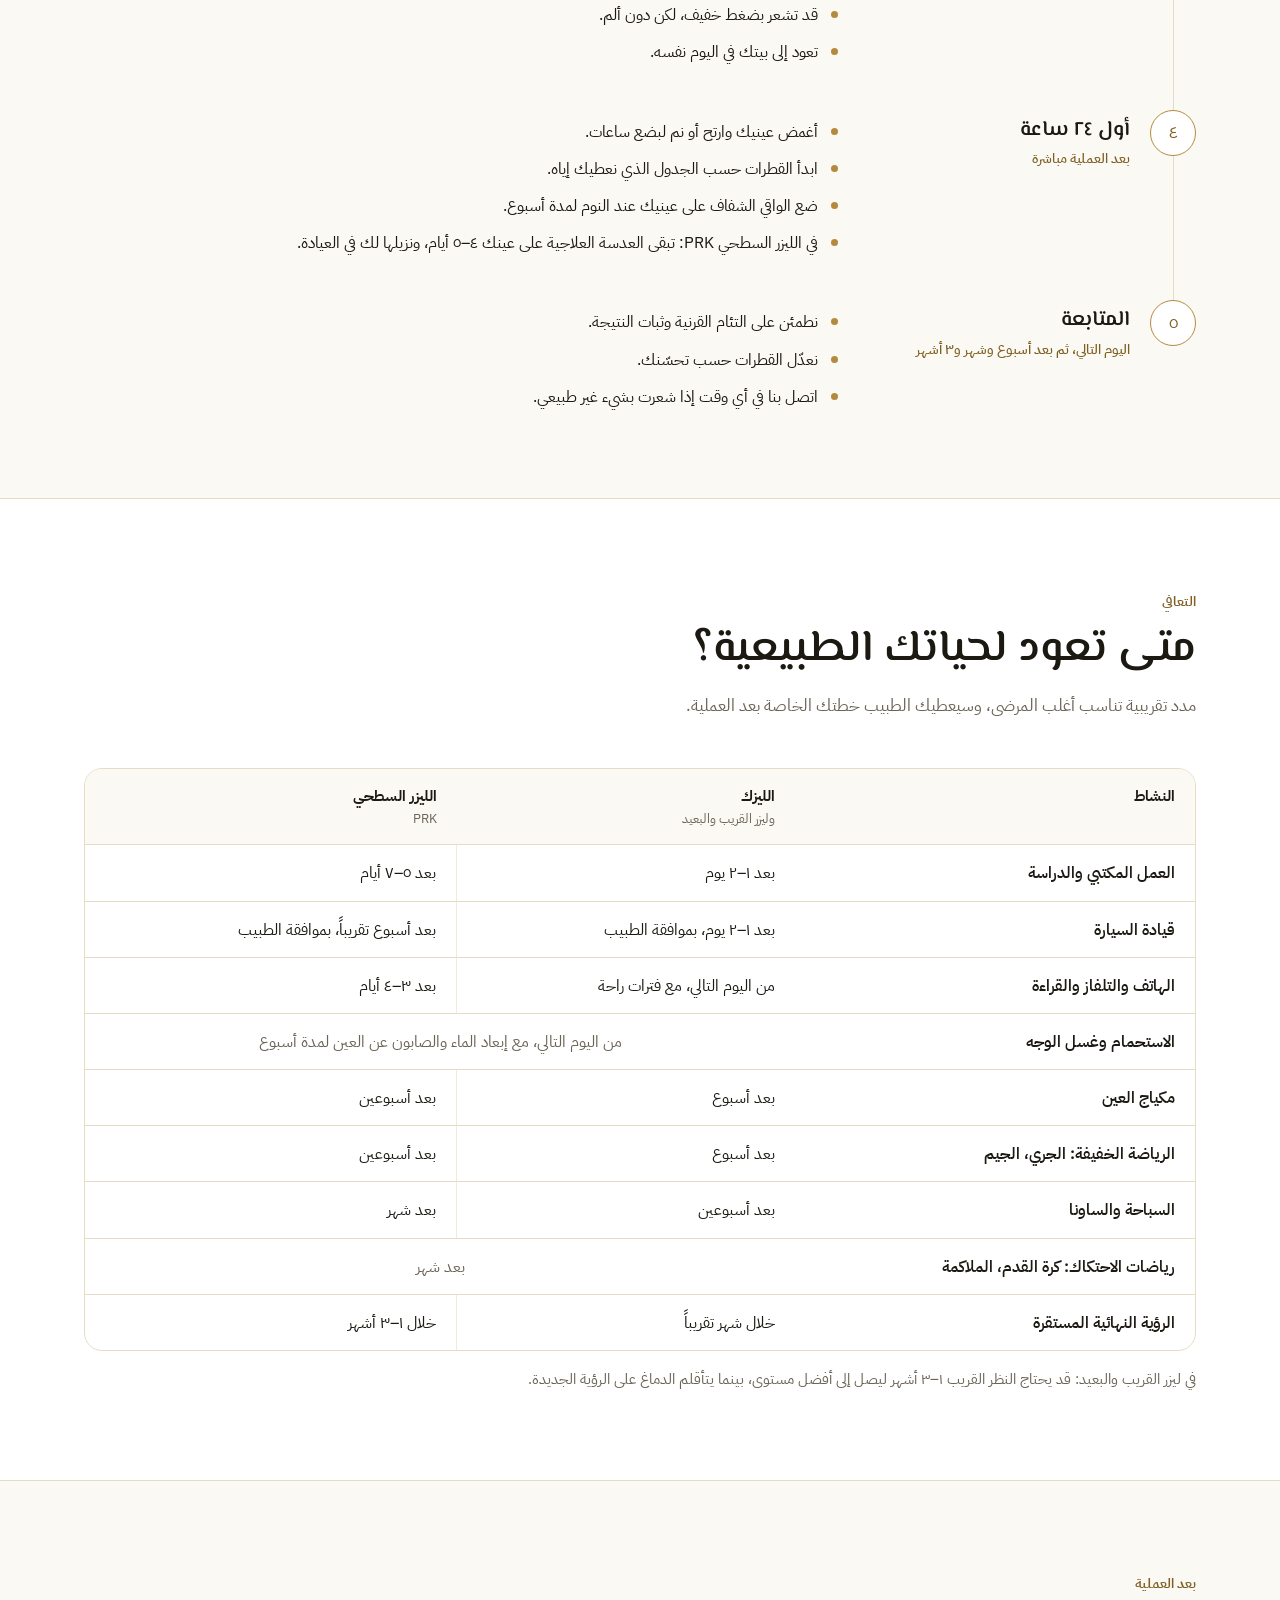
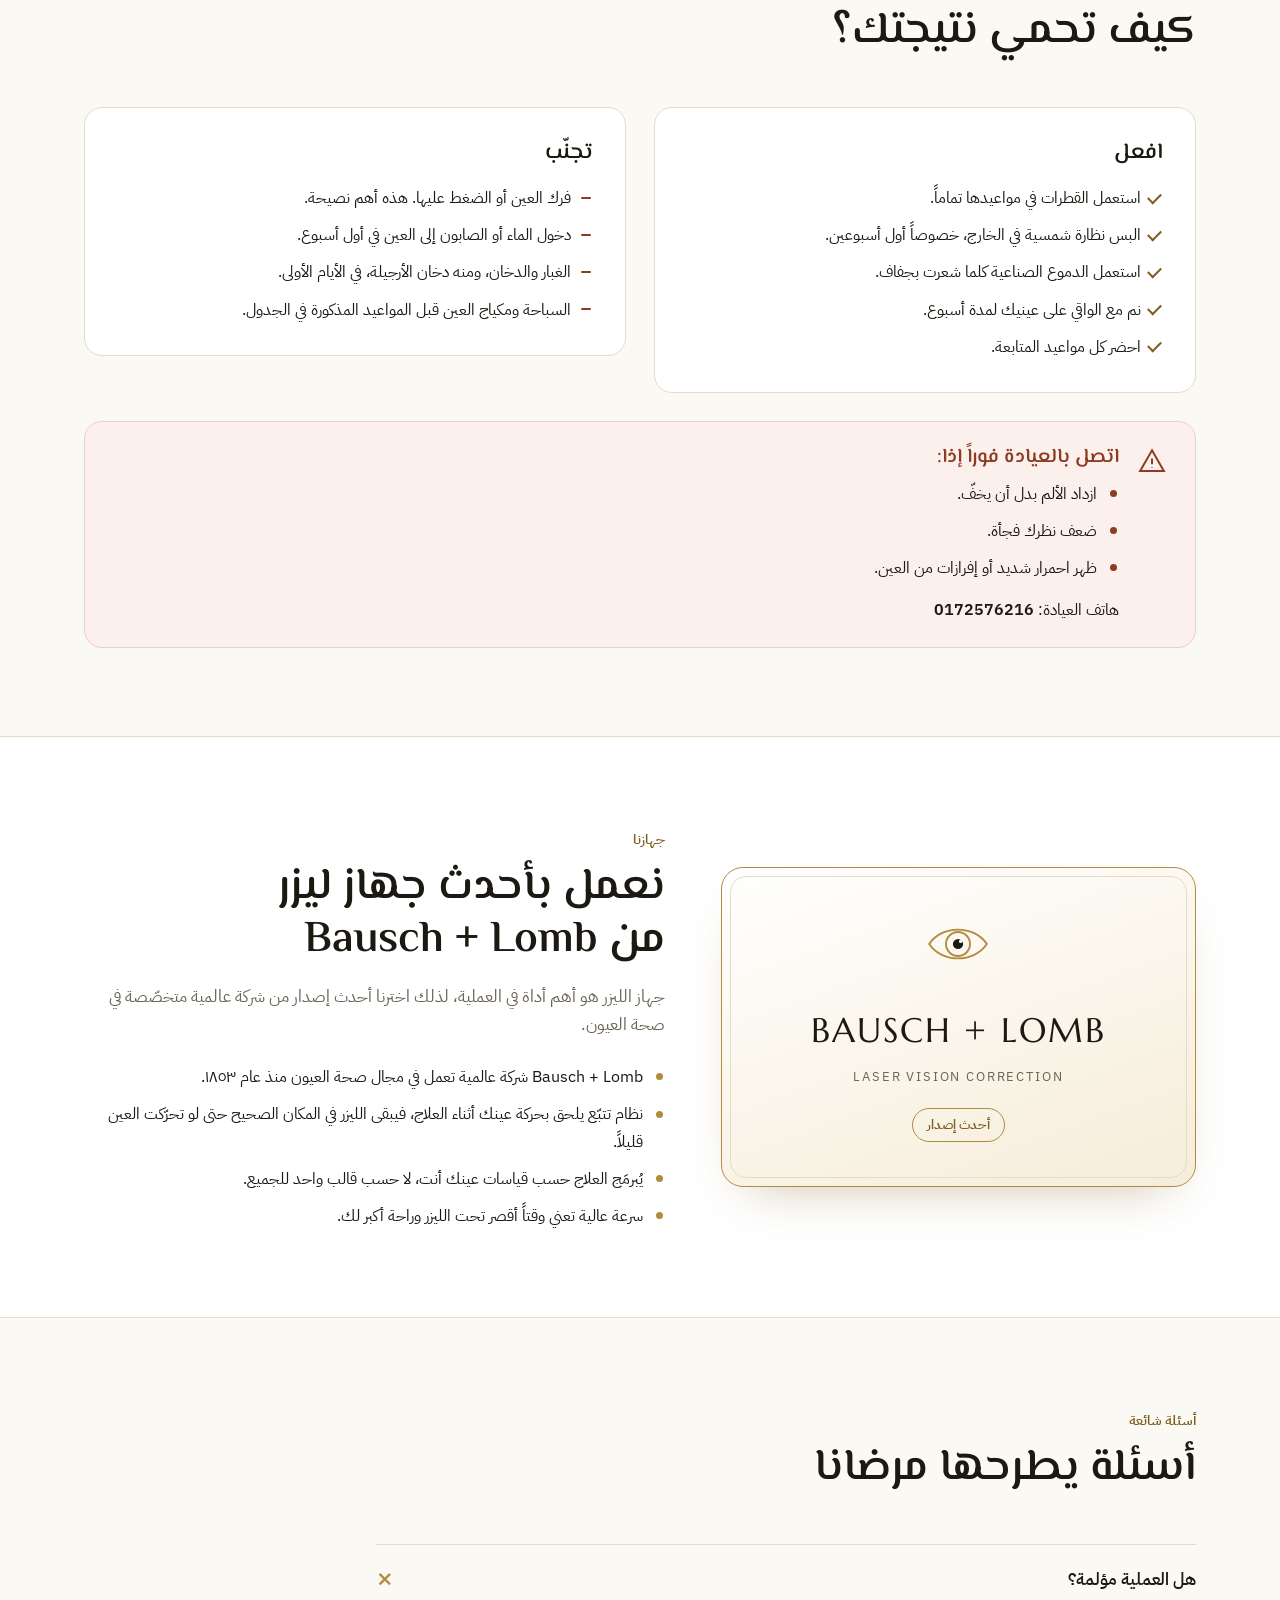
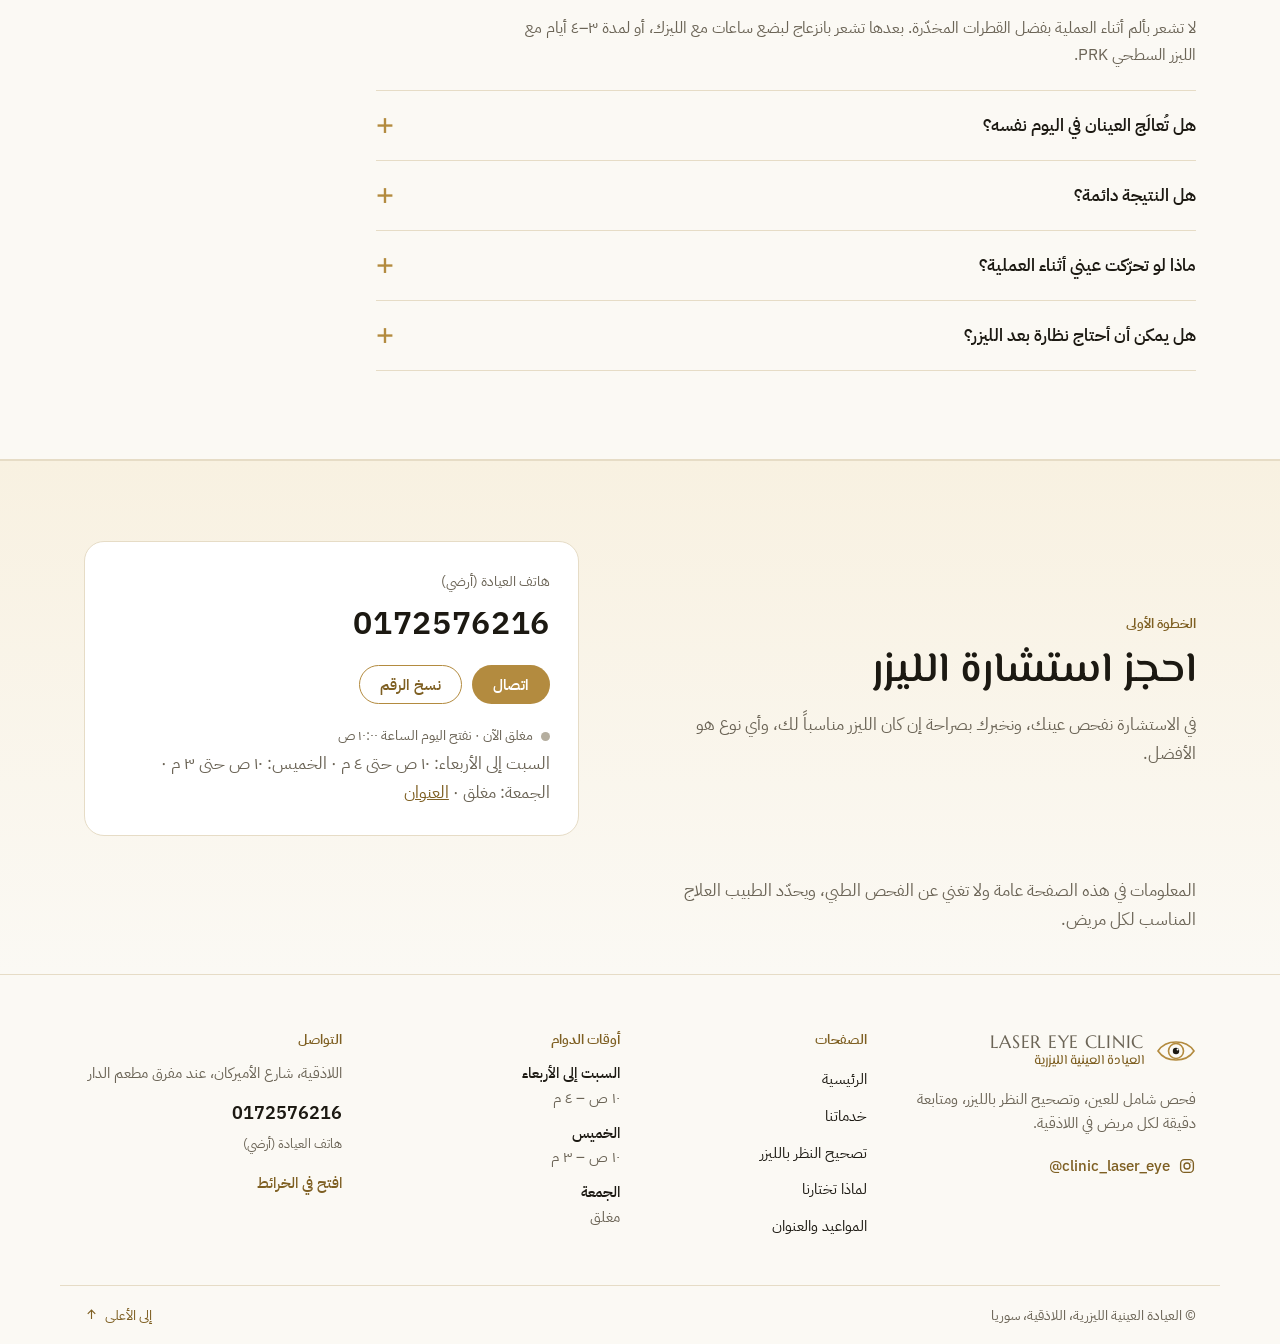
<file: laser.html>
<!doctype html>
<html lang="ar">
<head>
<meta charset="utf-8">
<meta name="viewport" content="width=device-width, initial-scale=1">
<title>تصحيح النظر بالليزر | Laser Eye Clinic Latakia</title>
<meta name="description" content="تصحيح النظر بالليزر في اللاذقية: الليزك، والليزر السطحي PRK، وليزر القريب والبعيد، مع مدة الألم والتعافي لكل نوع. Laser vision correction in Latakia: LASIK, PRK and near and far laser, with pain and recovery times for each.">
<meta name="theme-color" content="#FFFFFF">
<meta property="og:type" content="article">
<meta property="og:site_name" content="Laser Eye Clinic">
<meta property="og:locale" content="ar_SY">
<meta property="og:title" content="تصحيح النظر بالليزر | العيادة العينية الليزرية">
<meta property="og:description" content="الليزك، والليزر السطحي PRK، وليزر القريب والبعيد: كيف تتم العملية، وكم يوماً يستمر الألم، ومتى تعود إلى عملك.">
<link rel="icon" type="image/svg+xml" href="assets/favicon.svg">
<link rel="preconnect" href="https://fonts.googleapis.com">
<link rel="preconnect" href="https://fonts.gstatic.com" crossorigin>
<link rel="stylesheet" href="https://fonts.googleapis.com/css2?family=El+Messiri:wght@500;600&family=IBM+Plex+Sans+Arabic:wght@400;500;600&family=IBM+Plex+Sans:wght@400;500;600&family=Marcellus&display=swap">
<link rel="stylesheet" href="assets/styles.css?v=4">
</head>
<body>
<div id="site" dir="rtl" data-lang="ar">
<script>try{if(localStorage.getItem('lec-lang')==='en'){var s=document.getElementById('site');s.dataset.lang='en';s.dir='ltr';document.documentElement.lang='en';}}catch(e){}</script>

  <header>
    <div class="wrap nav">
      <a class="brand" href="index.html" aria-label="Laser Eye Clinic">
        <svg class="brand-mark" viewBox="0 0 40 40" aria-hidden="true">
          <path d="M2 20 C 10 8, 30 8, 38 20 C 30 32, 10 32, 2 20 Z" fill="none" stroke="#B38B3F" stroke-width="1.6"/>
          <circle cx="20" cy="20" r="7.5" fill="none" stroke="#B38B3F" stroke-width="1.6"/>
          <circle cx="20" cy="20" r="3.2" fill="#1C1912"/>
          <circle cx="21.6" cy="18.4" r="1" fill="#FFFFFF"/>
        </svg>
        <span class="brand-name"><b>LASER EYE CLINIC</b><small>العيادة العينية الليزرية</small></span>
      </a>
      <nav class="nav-links" aria-label="Main">
        <a href="index.html"><span class="t-ar">الرئيسية</span><span class="t-en">Home</span></a>
        <a href="index.html#services"><span class="t-ar">خدماتنا</span><span class="t-en">Services</span></a>
        <a href="laser.html" aria-current="page"><span class="t-ar">تصحيح النظر بالليزر</span><span class="t-en">Laser vision correction</span></a>
        <a href="index.html#visit"><span class="t-ar">المواعيد والعنوان</span><span class="t-en">Hours &amp; location</span></a>
      </nav>
      <button class="lang" id="langBtn" type="button" aria-label="Switch to English">EN</button>
      <a class="btn btn-gold nav-book" href="#book">
        <svg viewBox="0 0 24 24" fill="none" stroke="currentColor" stroke-width="1.8" aria-hidden="true"><path d="M5 4h4l2 5-2.5 1.5a11 11 0 0 0 5 5L15 13l5 2v4a2 2 0 0 1-2 2A16 16 0 0 1 3 6a2 2 0 0 1 2-2"/></svg>
        <span class="t-ar">احجز موعداً</span><span class="t-en">Book a visit</span>
      </a>
      <button class="menu-btn" id="menuBtn" type="button" aria-expanded="false" aria-controls="menu">
        <svg class="i-open" viewBox="0 0 24 24" fill="none" stroke="currentColor" stroke-width="1.8" aria-hidden="true"><path d="M4 7h16M4 12h16M4 17h16"/></svg>
        <svg class="i-close" viewBox="0 0 24 24" fill="none" stroke="currentColor" stroke-width="1.8" aria-hidden="true"><path d="M6 6l12 12M18 6 6 18"/></svg>
        <span class="sr"><span class="t-ar">القائمة</span><span class="t-en">Menu</span></span>
      </button>
    </div>
    <nav class="menu" id="menu" aria-label="Menu" hidden>
      <div class="wrap">
        <a href="index.html"><span class="t-ar">الرئيسية</span><span class="t-en">Home</span><svg class="arrow flip" viewBox="0 0 24 24" fill="none" stroke="currentColor" stroke-width="1.8" aria-hidden="true"><path d="M5 12h14M13 6l6 6-6 6"/></svg></a>
        <a href="index.html#services"><span class="t-ar">خدماتنا</span><span class="t-en">Services</span><svg class="arrow flip" viewBox="0 0 24 24" fill="none" stroke="currentColor" stroke-width="1.8" aria-hidden="true"><path d="M5 12h14M13 6l6 6-6 6"/></svg></a>
        <a href="laser.html" aria-current="page"><span class="t-ar">تصحيح النظر بالليزر</span><span class="t-en">Laser vision correction</span><svg class="arrow flip" viewBox="0 0 24 24" fill="none" stroke="currentColor" stroke-width="1.8" aria-hidden="true"><path d="M5 12h14M13 6l6 6-6 6"/></svg></a>
        <a href="index.html#why"><span class="t-ar">لماذا تختارنا</span><span class="t-en">Why choose us</span><svg class="arrow flip" viewBox="0 0 24 24" fill="none" stroke="currentColor" stroke-width="1.8" aria-hidden="true"><path d="M5 12h14M13 6l6 6-6 6"/></svg></a>
        <a href="index.html#visit"><span class="t-ar">المواعيد والعنوان</span><span class="t-en">Hours &amp; location</span><svg class="arrow flip" viewBox="0 0 24 24" fill="none" stroke="currentColor" stroke-width="1.8" aria-hidden="true"><path d="M5 12h14M13 6l6 6-6 6"/></svg></a>
      </div>
    </nav>
  </header>

  <main id="top">
    <section class="page-hero">
      <div class="wrap">
        <nav class="crumbs" aria-label="Breadcrumb">
          <a href="index.html"><span class="t-ar">الرئيسية</span><span class="t-en">Home</span></a>
          <span aria-hidden="true">›</span>
          <span><span class="t-ar">تصحيح النظر بالليزر</span><span class="t-en">Laser vision correction</span></span>
        </nav>
        <span class="eyebrow keep-case">LASIK · PRK · PresbyLASIK</span>
        <h1><span class="t-ar">تصحيح النظر <em>بالليزر</em></span><span class="t-en">Laser vision <em>correction</em></span></h1>
        <p class="lead">
          <span class="t-ar">ودّع النظارات والعدسات اللاصقة. هنا تجد كل ما تحتاج معرفته قبل الليزر: الأنواع التي نقدّمها، ومدة الألم بعد كل نوع، ومتى تعود إلى حياتك الطبيعية.</span>
          <span class="t-en">Say goodbye to glasses and contact lenses. Here is everything you need to know before laser: the types we offer, how long any pain lasts after each one, and when you can get back to normal life.</span>
        </p>
        <ul class="facts">
          <li>
            <b><span class="t-ar">١٥–٢٠ دقيقة</span><span class="t-en">15–20 min</span></b>
            <span class="sub"><span class="t-ar">مدة العملية للعينين معاً</span><span class="t-en">surgery time for both eyes</span></span>
          </li>
          <li>
            <b><span class="t-ar">بدون إبر</span><span class="t-en">No needles</span></b>
            <span class="sub"><span class="t-ar">تخدير بالقطرات فقط</span><span class="t-en">numbing drops only</span></span>
          </li>
          <li>
            <b><span class="t-ar">١–٧ أيام</span><span class="t-en">1–7 days</span></b>
            <span class="sub"><span class="t-ar">للعودة إلى العمل، حسب نوع الليزر</span><span class="t-en">back to work, depending on the type</span></span>
          </li>
          <li>
            <b>Bausch + Lomb</b>
            <span class="sub"><span class="t-ar">أحدث إصدار من جهاز الليزر</span><span class="t-en">latest-generation laser</span></span>
          </li>
        </ul>
        <div class="hero-actions">
          <a class="btn btn-gold" href="#book"><span class="t-ar">احجز استشارتك</span><span class="t-en">Book a consultation</span></a>
          <a class="btn btn-line" href="#types"><span class="t-ar">قارن أنواع الليزر</span><span class="t-en">Compare laser types</span></a>
        </div>
      </div>
    </section>

    <nav class="toc" aria-label="On this page">
      <div class="wrap">
        <span class="toc-label"><span class="t-ar">في هذه الصفحة:</span><span class="t-en">On this page:</span></span>
        <a href="#how"><span class="t-ar">كيف يعمل الليزر</span><span class="t-en">How it works</span></a>
        <a href="#suitable"><span class="t-ar">هل يناسبني؟</span><span class="t-en">Is it right for me?</span></a>
        <a href="#types"><span class="t-ar">الأنواع ومدة الألم</span><span class="t-en">Types &amp; pain</span></a>
        <a href="#steps"><span class="t-ar">خطوات العلاج</span><span class="t-en">Treatment steps</span></a>
        <a href="#recovery"><span class="t-ar">العودة للحياة الطبيعية</span><span class="t-en">Back to normal life</span></a>
        <a href="#care"><span class="t-ar">بعد العملية</span><span class="t-en">Aftercare</span></a>
        <a href="#faq"><span class="t-ar">أسئلة شائعة</span><span class="t-en">FAQ</span></a>
      </div>
    </nav>

    <!-- How it works -->
    <section class="block" id="how">
      <div class="wrap">
        <div class="head">
          <span class="eyebrow"><span class="t-ar">الفكرة ببساطة</span><span class="t-en">The idea, simply</span></span>
          <h2><span class="t-ar">الليزر يعيد تشكيل القرنية</span><span class="t-en">The laser reshapes your cornea</span></h2>
          <p><span class="t-ar">القرنية هي النافذة الشفافة في مقدمة العين. عندما لا يكون شكلها مثالياً، لا تتجمّع الصورة بوضوح على الشبكية، فتحتاج إلى نظارة.</span><span class="t-en">The cornea is the clear window at the front of your eye. When its shape isn't quite right, images don't focus sharply on the retina, so you need glasses.</span></p>
        </div>
        <div class="split">
          <div class="stack">
            <div>
              <h3 class="sub-h"><span class="t-ar">ماذا يفعل الليزر؟</span><span class="t-en">What does the laser do?</span></h3>
              <ul class="bullets">
                <li><span class="t-ar">يزيل طبقة رقيقة جداً من القرنية، تُقاس بالميكرون (جزء من ألف من المليمتر).</span><span class="t-en">It removes a very thin layer of the cornea, measured in microns (thousandths of a millimetre).</span></li>
                <li><span class="t-ar">يغيّر انحناء القرنية بدقة، فتتجمّع الصورة على الشبكية كما تفعل النظارة تماماً.</span><span class="t-en">It precisely changes the curve of the cornea, so images focus on the retina just as they do with glasses.</span></li>
                <li><span class="t-ar">التصحيح دائم في أغلب الحالات، لأن القرنية تحتفظ بشكلها الجديد.</span><span class="t-en">The correction is permanent in most cases, because the cornea keeps its new shape.</span></li>
              </ul>
            </div>
            <div>
              <h3 class="sub-h"><span class="t-ar">ماذا يعالج؟</span><span class="t-en">What can it treat?</span></h3>
              <dl class="conds">
                <div>
                  <dt><span class="t-ar">قصر النظر</span><span class="t-en">Short-sightedness (myopia)</span></dt>
                  <dd><span class="t-ar">ترى القريب جيداً، والبعيد مشوّش.</span><span class="t-en">Near things are clear, far things are blurry.</span></dd>
                </div>
                <div>
                  <dt><span class="t-ar">طول النظر</span><span class="t-en">Long-sightedness (hyperopia)</span></dt>
                  <dd><span class="t-ar">يتعب نظرك مع القريب، وأحياناً مع البعيد أيضاً.</span><span class="t-en">Close-up vision is a strain, and sometimes distance too.</span></dd>
                </div>
                <div>
                  <dt><span class="t-ar">اللابؤرية (الاستجماتيزم)</span><span class="t-en">Astigmatism</span></dt>
                  <dd><span class="t-ar">الرؤية مشوّشة أو ممطوطة على كل المسافات.</span><span class="t-en">Vision is blurred or stretched at every distance.</span></dd>
                </div>
                <div>
                  <dt><span class="t-ar">ضعف النظر القريب مع العمر</span><span class="t-en">Age-related near vision (presbyopia)</span></dt>
                  <dd><span class="t-ar">بعد الأربعين تقريباً، تُبعد الهاتف أو الكتاب لتقرأ.</span><span class="t-en">From about 40, you hold your phone or book further away to read.</span></dd>
                </div>
              </dl>
            </div>
          </div>

          <figure class="fig">
            <svg viewBox="40 0 400 310" role="img" aria-labelledby="figCap">
              <defs>
                <linearGradient id="beam" x1="0" y1="0" x2="0" y2="1">
                  <stop offset="0" stop-color="#B38B3F" stop-opacity="0"/>
                  <stop offset="1" stop-color="#B38B3F" stop-opacity=".45"/>
                </linearGradient>
              </defs>
              <!-- laser beam, drawn first so the cornea sits on top of it -->
              <polygon points="234,12 246,12 360,214 120,214" fill="url(#beam)"/>
              <!-- cornea after treatment -->
              <path fill="#F3EAD6" d="M60,262.0 70,252.3 80,243.1 90,234.5 100,226.4 110,218.9 120,212.0 130,207.5 140,203.4 150,199.8 160,196.4 170,193.5 180,191.0 190,188.9 200,187.1 210,185.8 220,184.8 230,184.2 240,184.0 250,184.2 260,184.8 270,185.8 280,187.1 290,188.9 300,191.0 310,193.5 320,196.4 330,199.8 340,203.4 350,207.5 360,212.0 370,218.9 380,226.4 390,234.5 400,243.1 410,252.3 420,262.0 L396,292 Q240,142 84,292 Z"/>
              <!-- the layer the laser removes -->
              <polygon fill="#B38B3F" fill-opacity=".55" points="120,212.0 130,205.6 140,199.8 150,194.5 160,189.8 170,185.6 180,182.0 190,178.9 200,176.4 210,174.5 220,173.1 230,172.3 240,172.0 250,172.3 260,173.1 270,174.5 280,176.4 290,178.9 300,182.0 310,185.6 320,189.8 330,194.5 340,199.8 350,205.6 360,212.0 350,207.5 340,203.4 330,199.8 320,196.4 310,193.5 300,191.0 290,188.9 280,187.1 270,185.8 260,184.8 250,184.2 240,184.0 230,184.2 220,184.8 210,185.8 200,187.1 190,188.9 180,191.0 170,193.5 160,196.4 150,199.8 140,203.4 130,207.5"/>
              <!-- front surface before (dashed) and after (solid), back surface and edges -->
              <path d="M60 262 Q240 82 420 262" fill="none" stroke="#7E5F22" stroke-width="2" stroke-dasharray="6 5"/>
              <polyline fill="none" stroke="#1C1912" stroke-width="2" stroke-linejoin="round" points="60,262.0 70,252.3 80,243.1 90,234.5 100,226.4 110,218.9 120,212.0 130,207.5 140,203.4 150,199.8 160,196.4 170,193.5 180,191.0 190,188.9 200,187.1 210,185.8 220,184.8 230,184.2 240,184.0 250,184.2 260,184.8 270,185.8 280,187.1 290,188.9 300,191.0 310,193.5 320,196.4 330,199.8 340,203.4 350,207.5 360,212.0 370,218.9 380,226.4 390,234.5 400,243.1 410,252.3 420,262.0"/>
              <path d="M84 292 Q240 142 396 292" fill="none" stroke="#6B6456" stroke-width="1.5"/>
              <path d="M60 262 L84 292 M420 262 L396 292" fill="none" stroke="#6B6456" stroke-width="1.5"/>
            </svg>
            <ul class="fig-legend">
              <li><span class="key before"></span><span class="t-ar">شكل القرنية قبل الليزر</span><span class="t-en">Cornea before laser</span></li>
              <li><span class="key"></span><span class="t-ar">بعد الليزر: مركز أكثر تسطّحاً</span><span class="t-en">After laser: a flatter centre</span></li>
              <li><span class="key removed"></span><span class="t-ar">الطبقة التي يزيلها الليزر</span><span class="t-en">Layer removed by the laser</span></li>
            </ul>
            <figcaption id="figCap"><span class="t-ar">مثال: علاج قصر النظر بالليزر. الرسم مكبَّر للتوضيح، والطبقة المُزالة في الحقيقة أرقّ بكثير.</span><span class="t-en">Example: treating short-sightedness with laser. Enlarged for clarity; the real layer is much thinner.</span></figcaption>
          </figure>
        </div>
      </div>
    </section>

    <!-- Suitability -->
    <section class="block band" id="suitable">
      <div class="wrap">
        <div class="head">
          <span class="eyebrow"><span class="t-ar">قبل أن تقرّر</span><span class="t-en">Before you decide</span></span>
          <h2><span class="t-ar">هل الليزر مناسب لك؟</span><span class="t-en">Is laser right for you?</span></h2>
          <p><span class="t-ar">الفحص في العيادة هو الذي يحدّد ذلك بدقة. وهذه قاعدة عامة تساعدك:</span><span class="t-en">Your exam at the clinic decides this precisely. Here is a general guide:</span></p>
        </div>
        <div class="two">
          <div class="card">
            <h3>
              <svg class="icon" viewBox="0 0 24 24" fill="none" stroke="currentColor" stroke-width="1.6" aria-hidden="true"><circle cx="12" cy="12" r="9.5"/><path d="M7.5 12.5l3 3 6-6.5"/></svg>
              <span class="t-ar">غالباً مناسب إذا:</span><span class="t-en">Usually suitable if:</span>
            </h3>
            <ul class="bullets">
              <li><span class="t-ar">عمرك ١٨ سنة أو أكثر.</span><span class="t-en">You are 18 or older.</span></li>
              <li><span class="t-ar">درجة نظرك ثابتة منذ سنة على الأقل.</span><span class="t-en">Your prescription has been stable for at least a year.</span></li>
              <li><span class="t-ar">عينك سليمة، وقرنيتك بسماكة كافية.</span><span class="t-en">Your eyes are healthy and your cornea is thick enough.</span></li>
              <li><span class="t-ar">تريد الاستغناء عن النظارة أو العدسات في العمل أو الرياضة أو حياتك اليومية.</span><span class="t-en">You want to be free of glasses or contacts for work, sport or everyday life.</span></li>
            </ul>
          </div>
          <div class="card">
            <h3>
              <svg class="icon" viewBox="0 0 24 24" fill="none" stroke="currentColor" stroke-width="1.6" aria-hidden="true"><circle cx="12" cy="12" r="9.5"/><path d="M10 8.5v7M14 8.5v7"/></svg>
              <span class="t-ar">قد نؤجّل الليزر أو نقترح بديلاً إذا:</span><span class="t-en">We may postpone laser or suggest an alternative if:</span>
            </h3>
            <ul class="bullets">
              <li><span class="t-ar">كنتِ حاملاً أو مرضعاً، لأن النظر يتغيّر مؤقتاً في هذه الفترة.</span><span class="t-en">You are pregnant or breastfeeding, because vision changes temporarily during this time.</span></li>
              <li><span class="t-ar">كانت القرنية مخروطية أو رقيقة جداً.</span><span class="t-en">Your cornea is cone-shaped (keratoconus) or very thin.</span></li>
              <li><span class="t-ar">كان عندك جفاف عين شديد لم يُعالَج بعد.</span><span class="t-en">You have severe dry eye that hasn't been treated yet.</span></li>
              <li><span class="t-ar">كان عندك سكري غير منضبط أو مرض مناعي نشط.</span><span class="t-en">You have uncontrolled diabetes or an active autoimmune disease.</span></li>
              <li><span class="t-ar">بدأت عدسة العين تتعتّم (ساد مبكر)، فقد تكون زراعة العدسة أنسب لك.</span><span class="t-en">Your eye's lens is starting to cloud (early cataract), in which case a lens implant may suit you better.</span></li>
            </ul>
          </div>
        </div>
        <p class="note"><span class="t-ar">وإذا لم يكن الليزر مناسباً لك، نخبرك بصراحة ونشرح لك البدائل.</span><span class="t-en">If laser isn't right for you, we'll tell you honestly and explain the alternatives.</span></p>
      </div>
    </section>

    <!-- Laser types -->
    <section class="block" id="types">
      <div class="wrap">
        <div class="head">
          <span class="eyebrow"><span class="t-ar">أنواع الليزر عندنا</span><span class="t-en">Our laser treatments</span></span>
          <h2><span class="t-ar">ثلاثة أنواع، ولكل حالة ما يناسبها</span><span class="t-en">Three types, each suited to different eyes</span></h2>
          <p><span class="t-ar">يختار الطبيب النوع المناسب لك بعد الفحص، حسب سماكة القرنية ودرجة النظر وعمرك وطبيعة حياتك.</span><span class="t-en">Your doctor chooses the right type after your exam, based on your corneal thickness, prescription, age and lifestyle.</span></p>
        </div>

        <div class="chooser">
          <h3><span class="t-ar">أي نوع يناسبك غالباً؟</span><span class="t-en">Which type usually fits?</span></h3>
          <a href="#lasik">
            <span><span class="t-ar">قرنيتك بسماكة جيدة، وتريد العودة إلى عملك بسرعة</span><span class="t-en">Your cornea is a good thickness and you want to get back to work fast</span></span>
            <span class="then"><span class="t-ar">الليزك</span><span class="t-en">LASIK</span><svg class="arrow flip" viewBox="0 0 24 24" fill="none" stroke="currentColor" stroke-width="1.8" aria-hidden="true"><path d="M5 12h14M13 6l6 6-6 6"/></svg></span>
          </a>
          <a href="#prk">
            <span><span class="t-ar">قرنيتك أرقّ من المعتاد، أو تمارس رياضة أو عملاً فيه احتكاك وضربات</span><span class="t-en">Your cornea is thinner than usual, or your sport or work involves contact and knocks</span></span>
            <span class="then"><span class="t-ar">الليزر السطحي PRK</span><span class="t-en">PRK</span><svg class="arrow flip" viewBox="0 0 24 24" fill="none" stroke="currentColor" stroke-width="1.8" aria-hidden="true"><path d="M5 12h14M13 6l6 6-6 6"/></svg></span>
          </a>
          <a href="#presby">
            <span><span class="t-ar">عمرك فوق الأربعين وتحتاج نظارة للقراءة، مع نظارة للبعيد أو بدونها</span><span class="t-en">You're over 40 and need reading glasses, with or without distance glasses</span></span>
            <span class="then"><span class="t-ar">ليزر القريب والبعيد</span><span class="t-en">Near &amp; far laser</span><svg class="arrow flip" viewBox="0 0 24 24" fill="none" stroke="currentColor" stroke-width="1.8" aria-hidden="true"><path d="M5 12h14M13 6l6 6-6 6"/></svg></span>
          </a>
        </div>

        <div class="types">
          <!-- LASIK -->
          <article class="type" id="lasik">
            <div class="type-top">
              <span class="tag"><span class="t-ar">تعافٍ سريع</span><span class="t-en">Fast recovery</span></span>
              <h3><span class="t-ar">الليزك</span><span class="t-en">LASIK</span></h3>
              <span class="tech"><span class="t-ar">LASIK · تقنية الشريحة</span><span class="t-en">The flap technique</span></span>
            </div>
            <p class="type-desc"><span class="t-ar">نصنع شريحة رقيقة جداً في سطح القرنية ونرفعها، ثم يعيد الليزر تشكيل القرنية تحتها، ونعيد الشريحة مكانها لتلتصق وحدها دون قُطَب.</span><span class="t-en">We create a very thin flap on the surface of the cornea and lift it. The laser reshapes the cornea underneath, then we put the flap back, where it seals on its own without stitches.</span></p>
            <dl class="glance">
              <div class="hl"><dt><span class="t-ar">مدة الألم</span><span class="t-en">Pain</span></dt><dd><span class="t-ar">٤–٦ ساعات</span><span class="t-en">4–6 hours</span></dd></div>
              <div><dt><span class="t-ar">العودة إلى العمل</span><span class="t-en">Back to work</span></dt><dd><span class="t-ar">بعد ١–٢ يوم</span><span class="t-en">After 1–2 days</span></dd></div>
              <div><dt><span class="t-ar">رؤية واضحة</span><span class="t-en">Clear vision</span></dt><dd><span class="t-ar">من اليوم التالي</span><span class="t-en">From the next day</span></dd></div>
            </dl>
            <div class="pain-block">
              <h4><span class="t-ar">الألم يوماً بيوم</span><span class="t-en">Pain, day by day</span></h4>
              <p><span class="t-ar">حرقة ودموع لمدة ٤–٦ ساعات بعد العملية. ننصحك بالنوم، وأغلب المرضى يستيقظون مرتاحين. قد تشعر بجفاف خفيف ليوم أو يومين.</span><span class="t-en">Burning and watering for 4–6 hours after surgery. We recommend sleeping it off, and most patients wake up comfortable. You may feel mild dryness for a day or two.</span></p>
              <div class="pain" data-levels="2,1,0,0,0,0,0,0"></div>
            </div>
            <div>
              <h4><span class="t-ar">لمن يناسب؟</span><span class="t-en">Who is it for?</span></h4>
              <ul class="bullets">
                <li><span class="t-ar">قصر النظر وطول النظر واللابؤرية.</span><span class="t-en">Short-sight, long-sight and astigmatism.</span></li>
                <li><span class="t-ar">من قرنيته بسماكة كافية.</span><span class="t-en">People whose cornea is thick enough.</span></li>
                <li><span class="t-ar">من يريد العودة إلى عمله خلال يوم أو يومين.</span><span class="t-en">People who want to be back at work within a day or two.</span></li>
              </ul>
            </div>
            <div>
              <h4><span class="t-ar">كيف يساعدك؟</span><span class="t-en">How it helps</span></h4>
              <ul class="bullets">
                <li><span class="t-ar">رؤية واضحة من اليوم التالي عند أغلب المرضى.</span><span class="t-en">Clear vision from the next day for most patients.</span></li>
                <li><span class="t-ar">ألم قليل جداً بعد العملية.</span><span class="t-en">Very little pain after surgery.</span></li>
                <li><span class="t-ar">عودة سريعة إلى العمل والقيادة.</span><span class="t-en">A quick return to work and driving.</span></li>
              </ul>
            </div>
          </article>

          <!-- PRK -->
          <article class="type" id="prk">
            <div class="type-top">
              <span class="tag"><span class="t-ar">مناسب للقرنية الأرقّ</span><span class="t-en">Suits thinner corneas</span></span>
              <h3><span class="t-ar">الليزر السطحي</span><span class="t-en">PRK</span></h3>
              <span class="tech"><span class="t-ar">PRK · بدون شريحة</span><span class="t-en">Surface laser, no flap</span></span>
            </div>
            <p class="type-desc"><span class="t-ar">نزيل الطبقة السطحية الرقيقة من القرنية، ثم يعيد الليزر تشكيل السطح مباشرة. تنمو الطبقة السطحية من جديد خلال ٣–٤ أيام تحت عدسة لاصقة علاجية.</span><span class="t-en">We gently remove the thin outer layer of the cornea, then the laser reshapes the surface directly. The outer layer grows back in 3–4 days under a protective contact lens.</span></p>
            <dl class="glance">
              <div class="hl"><dt><span class="t-ar">مدة الألم</span><span class="t-en">Pain</span></dt><dd><span class="t-ar">٣–٤ أيام</span><span class="t-en">3–4 days</span></dd></div>
              <div><dt><span class="t-ar">العودة إلى العمل</span><span class="t-en">Back to work</span></dt><dd><span class="t-ar">بعد ٥–٧ أيام</span><span class="t-en">After 5–7 days</span></dd></div>
              <div><dt><span class="t-ar">رؤية واضحة</span><span class="t-en">Clear vision</span></dt><dd><span class="t-ar">بعد أسبوع تقريباً</span><span class="t-en">After about a week</span></dd></div>
            </dl>
            <div class="pain-block">
              <h4><span class="t-ar">الألم يوماً بيوم</span><span class="t-en">Pain, day by day</span></h4>
              <p><span class="t-ar">حرقة وحساسية للضوء ودموع، أقواها في اليومين الأول والثاني، ثم تخفّ بسرعة. المسكّنات والقطرات والعدسة العلاجية تجعلها محتملة.</span><span class="t-en">Burning, light sensitivity and watering, strongest on days 1 and 2, then easing quickly. Painkillers, drops and the protective lens make it manageable.</span></p>
              <div class="pain" data-levels="2,3,3,2,1,0,0,0"></div>
            </div>
            <div>
              <h4><span class="t-ar">لمن يناسب؟</span><span class="t-en">Who is it for?</span></h4>
              <ul class="bullets">
                <li><span class="t-ar">القرنية التي لا تكفي سماكتها لليزك.</span><span class="t-en">Corneas too thin for LASIK.</span></li>
                <li><span class="t-ar">الرياضيون، ومن يتعرّض في عمله للضربات، مثل العسكريين.</span><span class="t-en">Athletes, and people whose work risks knocks to the eye, such as the military.</span></li>
                <li><span class="t-ar">بعض حالات جفاف العين.</span><span class="t-en">Some people with dry eyes.</span></li>
              </ul>
            </div>
            <div>
              <h4><span class="t-ar">كيف يساعدك؟</span><span class="t-en">How it helps</span></h4>
              <ul class="bullets">
                <li><span class="t-ar">لا توجد شريحة، فلا خوف من الضربات لاحقاً.</span><span class="t-en">There's no flap, so no worry about knocks later on.</span></li>
                <li><span class="t-ar">يحافظ على سماكة أكبر من القرنية.</span><span class="t-en">It preserves more of the cornea's thickness.</span></li>
                <li><span class="t-ar">النتيجة النهائية مثل الليزك، لكن التعافي أبطأ.</span><span class="t-en">The final result matches LASIK; only the recovery is slower.</span></li>
              </ul>
            </div>
          </article>

          <!-- Presbyopia: near and far -->
          <article class="type" id="presby">
            <div class="type-top">
              <span class="tag"><span class="t-ar">وداعاً لنظارة القراءة</span><span class="t-en">Goodbye, reading glasses</span></span>
              <h3><span class="t-ar">ليزر القريب والبعيد</span><span class="t-en">Near &amp; far laser</span></h3>
              <span class="tech"><span class="t-ar">PresbyLASIK · لعمر الأربعين وما فوق</span><span class="t-en">PresbyLASIK, for age 40 and over</span></span>
            </div>
            <p class="type-desc"><span class="t-ar">علاج بتقنية الليزك يعيد تشكيل القرنية لتساعدك على رؤية البعيد والقريب معاً، فتستغني عن نظارة البعيد ونظارة القراءة.</span><span class="t-en">A LASIK-based treatment that reshapes the cornea so you can see both far and near, freeing you from distance glasses and reading glasses.</span></p>
            <dl class="glance">
              <div class="hl"><dt><span class="t-ar">مدة الألم</span><span class="t-en">Pain</span></dt><dd><span class="t-ar">٤–٦ ساعات</span><span class="t-en">4–6 hours</span></dd></div>
              <div><dt><span class="t-ar">العودة إلى العمل</span><span class="t-en">Back to work</span></dt><dd><span class="t-ar">بعد ١–٢ يوم</span><span class="t-en">After 1–2 days</span></dd></div>
              <div><dt><span class="t-ar">رؤية واضحة</span><span class="t-en">Clear vision</span></dt><dd><span class="t-ar">البعيد من اليوم التالي، والقريب خلال أسابيع</span><span class="t-en">Far from the next day, near within weeks</span></dd></div>
            </dl>
            <div class="pain-block">
              <h4><span class="t-ar">الألم يوماً بيوم</span><span class="t-en">Pain, day by day</span></h4>
              <p><span class="t-ar">مثل الليزك تماماً: ساعات قليلة من الحرقة والدموع. أما النظر القريب فيتحسّن تدريجياً، ويكتمل تأقلم الدماغ عادةً خلال ١–٣ أشهر.</span><span class="t-en">Just like LASIK: a few hours of burning and watering. Near vision improves gradually, and your brain usually finishes adapting within 1–3 months.</span></p>
              <div class="pain" data-levels="2,1,0,0,0,0,0,0"></div>
            </div>
            <div>
              <h4><span class="t-ar">لمن يناسب؟</span><span class="t-en">Who is it for?</span></h4>
              <ul class="bullets">
                <li><span class="t-ar">من تجاوز الأربعين تقريباً ويحتاج نظارة للقراءة.</span><span class="t-en">People over about 40 who need reading glasses.</span></li>
                <li><span class="t-ar">سواء كان يحتاج نظارة للبعيد أيضاً أو لا.</span><span class="t-en">Whether or not you also need distance glasses.</span></li>
                <li><span class="t-ar">بشرط أن تكون عدسة العين ما زالت صافية، بدون ساد.</span><span class="t-en">As long as the eye's natural lens is still clear, with no cataract.</span></li>
              </ul>
            </div>
            <div>
              <h4><span class="t-ar">كيف يساعدك؟</span><span class="t-en">How it helps</span></h4>
              <ul class="bullets">
                <li><span class="t-ar">تقرأ الهاتف والكتاب دون نظارة.</span><span class="t-en">Read your phone and books without glasses.</span></li>
                <li><span class="t-ar">ترى البعيد بوضوح أيضاً، للقيادة والتلفاز.</span><span class="t-en">See far away clearly too, for driving and TV.</span></li>
                <li><span class="t-ar">قد تحتاج نظارة خفيفة للخط الصغير جداً أو في الضوء الخافت.</span><span class="t-en">You may still want light reading glasses for very small print or in dim light.</span></li>
              </ul>
            </div>
          </article>
        </div>
      </div>
    </section>

    <!-- Treatment steps -->
    <section class="block band" id="steps">
      <div class="wrap">
        <div class="head">
          <span class="eyebrow"><span class="t-ar">خطوة بخطوة</span><span class="t-en">Step by step</span></span>
          <h2><span class="t-ar">من الفحص الأول حتى المتابعة</span><span class="t-en">From your first exam to follow-up</span></h2>
        </div>
        <ol class="timeline">
          <li>
            <div>
              <h3><span class="t-ar">الاستشارة والفحص</span><span class="t-en">Consultation &amp; exam</span></h3>
              <span class="when"><span class="t-ar">الزيارة الأولى، حوالي ساعة</span><span class="t-en">First visit, about an hour</span></span>
            </div>
            <ul class="bullets">
              <li><span class="t-ar">نقيس درجة النظر بدقة ونفحص صحة العين كاملة.</span><span class="t-en">We measure your prescription precisely and check the health of your whole eye.</span></li>
              <li><span class="t-ar">نصوّر القرنية لنعرف سماكتها وشكلها.</span><span class="t-en">We scan your cornea to map its thickness and shape.</span></li>
              <li><span class="t-ar">نختار معك نوع الليزر الأنسب، ونجيب عن كل أسئلتك.</span><span class="t-en">We choose the best type of laser with you and answer all your questions.</span></li>
              <li><span class="t-ar">مهم: أوقف العدسات اللاصقة قبل الفحص، اللينة لمدة أسبوعين والصلبة لمدة ٣–٤ أسابيع، والبس النظارة بدلاً منها.</span><span class="t-en">Important: stop wearing contact lenses before the exam, soft lenses for 2 weeks and rigid (hard) lenses for 3–4 weeks, and wear your glasses instead.</span></li>
            </ul>
          </li>
          <li>
            <div>
              <h3><span class="t-ar">التحضير</span><span class="t-en">Getting ready</span></h3>
              <span class="when"><span class="t-ar">قبل العملية</span><span class="t-en">Before surgery</span></span>
            </div>
            <ul class="bullets">
              <li><span class="t-ar">لا مكياج ولا كريمات حول العين يوم العملية.</span><span class="t-en">No makeup or creams around the eyes on the day.</span></li>
              <li><span class="t-ar">تناول طعامك كالمعتاد.</span><span class="t-en">Eat as normal.</span></li>
              <li><span class="t-ar">أحضر معك مرافقاً ليوصلك إلى البيت، ولا تقُد بنفسك.</span><span class="t-en">Bring someone to take you home, and don't drive yourself.</span></li>
            </ul>
          </li>
          <li>
            <div>
              <h3><span class="t-ar">يوم العملية</span><span class="t-en">Surgery day</span></h3>
              <span class="when"><span class="t-ar">١٥–٢٠ دقيقة للعينين معاً</span><span class="t-en">15–20 minutes for both eyes</span></span>
            </div>
            <ul class="bullets">
              <li><span class="t-ar">نخدّر العين بالقطرات فقط، بدون إبر وبدون تخدير عام.</span><span class="t-en">We numb your eyes with drops only: no needles and no general anaesthetic.</span></li>
              <li><span class="t-ar">تبقى مستيقظاً، وتنظر إلى ضوء صغير.</span><span class="t-en">You stay awake and look at a small light.</span></li>
              <li><span class="t-ar">يعمل الليزر لثوانٍ فقط لكل عين، ويتابع الجهاز حركة عينك طوال الوقت.</span><span class="t-en">The laser works for only seconds per eye, and the machine follows your eye's movement the whole time.</span></li>
              <li><span class="t-ar">قد تشعر بضغط خفيف، لكن دون ألم.</span><span class="t-en">You may feel light pressure, but no pain.</span></li>
              <li><span class="t-ar">تعود إلى بيتك في اليوم نفسه.</span><span class="t-en">You go home the same day.</span></li>
            </ul>
          </li>
          <li>
            <div>
              <h3><span class="t-ar">أول ٢٤ ساعة</span><span class="t-en">The first 24 hours</span></h3>
              <span class="when"><span class="t-ar">بعد العملية مباشرة</span><span class="t-en">Straight after surgery</span></span>
            </div>
            <ul class="bullets">
              <li><span class="t-ar">أغمض عينيك وارتح أو نم لبضع ساعات.</span><span class="t-en">Close your eyes and rest or sleep for a few hours.</span></li>
              <li><span class="t-ar">ابدأ القطرات حسب الجدول الذي نعطيك إياه.</span><span class="t-en">Start your drops following the schedule we give you.</span></li>
              <li><span class="t-ar">ضع الواقي الشفاف على عينيك عند النوم لمدة أسبوع.</span><span class="t-en">Wear the clear eye shield when you sleep, for one week.</span></li>
              <li><span class="t-ar">في الليزر السطحي PRK: تبقى العدسة العلاجية على عينك ٤–٥ أيام، ونزيلها لك في العيادة.</span><span class="t-en">With PRK: the protective lens stays on your eye for 4–5 days, and we remove it at the clinic.</span></li>
            </ul>
          </li>
          <li>
            <div>
              <h3><span class="t-ar">المتابعة</span><span class="t-en">Follow-up</span></h3>
              <span class="when"><span class="t-ar">اليوم التالي، ثم بعد أسبوع وشهر و٣ أشهر</span><span class="t-en">The next day, then after 1 week, 1 month and 3 months</span></span>
            </div>
            <ul class="bullets">
              <li><span class="t-ar">نطمئن على التئام القرنية وثبات النتيجة.</span><span class="t-en">We check that your cornea is healing and the result is stable.</span></li>
              <li><span class="t-ar">نعدّل القطرات حسب تحسّنك.</span><span class="t-en">We adjust your drops as you improve.</span></li>
              <li><span class="t-ar">اتصل بنا في أي وقت إذا شعرت بشيء غير طبيعي.</span><span class="t-en">Call us any time if something doesn't feel right.</span></li>
            </ul>
          </li>
        </ol>
      </div>
    </section>

    <!-- Recovery -->
    <section class="block" id="recovery">
      <div class="wrap">
        <div class="head">
          <span class="eyebrow"><span class="t-ar">التعافي</span><span class="t-en">Recovery</span></span>
          <h2><span class="t-ar">متى تعود لحياتك الطبيعية؟</span><span class="t-en">When can you get back to normal life?</span></h2>
          <p><span class="t-ar">مدد تقريبية تناسب أغلب المرضى، وسيعطيك الطبيب خطتك الخاصة بعد العملية.</span><span class="t-en">Typical times for most patients. Your doctor will give you your own plan after surgery.</span></p>
        </div>
        <div class="table-wrap">
          <table class="recovery">
            <thead>
              <tr>
                <th scope="col"><span class="t-ar">النشاط</span><span class="t-en">Activity</span></th>
                <th scope="col"><span class="t-ar">الليزك</span><span class="t-en">LASIK</span><small><span class="t-ar">وليزر القريب والبعيد</span><span class="t-en">and near &amp; far laser</span></small></th>
                <th scope="col"><span class="t-ar">الليزر السطحي</span><span class="t-en">PRK</span><small><span class="t-ar">PRK</span><span class="t-en">surface laser</span></small></th>
              </tr>
            </thead>
            <tbody>
              <tr>
                <th scope="row"><span class="t-ar">العمل المكتبي والدراسة</span><span class="t-en">Office work &amp; study</span></th>
                <td><span class="t-ar">بعد ١–٢ يوم</span><span class="t-en">After 1–2 days</span></td>
                <td><span class="t-ar">بعد ٥–٧ أيام</span><span class="t-en">After 5–7 days</span></td>
              </tr>
              <tr>
                <th scope="row"><span class="t-ar">قيادة السيارة</span><span class="t-en">Driving</span></th>
                <td><span class="t-ar">بعد ١–٢ يوم، بموافقة الطبيب</span><span class="t-en">After 1–2 days, once your doctor agrees</span></td>
                <td><span class="t-ar">بعد أسبوع تقريباً، بموافقة الطبيب</span><span class="t-en">After about a week, once your doctor agrees</span></td>
              </tr>
              <tr>
                <th scope="row"><span class="t-ar">الهاتف والتلفاز والقراءة</span><span class="t-en">Phone, TV &amp; reading</span></th>
                <td><span class="t-ar">من اليوم التالي، مع فترات راحة</span><span class="t-en">From the next day, with breaks</span></td>
                <td><span class="t-ar">بعد ٣–٤ أيام</span><span class="t-en">After 3–4 days</span></td>
              </tr>
              <tr>
                <th scope="row"><span class="t-ar">الاستحمام وغسل الوجه</span><span class="t-en">Showering &amp; washing your face</span></th>
                <td class="both" colspan="2"><span class="t-ar">من اليوم التالي، مع إبعاد الماء والصابون عن العين لمدة أسبوع</span><span class="t-en">From the next day, keeping water and soap out of your eyes for a week</span></td>
              </tr>
              <tr>
                <th scope="row"><span class="t-ar">مكياج العين</span><span class="t-en">Eye makeup</span></th>
                <td><span class="t-ar">بعد أسبوع</span><span class="t-en">After 1 week</span></td>
                <td><span class="t-ar">بعد أسبوعين</span><span class="t-en">After 2 weeks</span></td>
              </tr>
              <tr>
                <th scope="row"><span class="t-ar">الرياضة الخفيفة: الجري، الجيم</span><span class="t-en">Light exercise: jogging, gym</span></th>
                <td><span class="t-ar">بعد أسبوع</span><span class="t-en">After 1 week</span></td>
                <td><span class="t-ar">بعد أسبوعين</span><span class="t-en">After 2 weeks</span></td>
              </tr>
              <tr>
                <th scope="row"><span class="t-ar">السباحة والساونا</span><span class="t-en">Swimming &amp; sauna</span></th>
                <td><span class="t-ar">بعد أسبوعين</span><span class="t-en">After 2 weeks</span></td>
                <td><span class="t-ar">بعد شهر</span><span class="t-en">After 1 month</span></td>
              </tr>
              <tr>
                <th scope="row"><span class="t-ar">رياضات الاحتكاك: كرة القدم، الملاكمة</span><span class="t-en">Contact sports: football, boxing</span></th>
                <td class="both" colspan="2"><span class="t-ar">بعد شهر</span><span class="t-en">After 1 month</span></td>
              </tr>
              <tr>
                <th scope="row"><span class="t-ar">الرؤية النهائية المستقرة</span><span class="t-en">Final, stable vision</span></th>
                <td><span class="t-ar">خلال شهر تقريباً</span><span class="t-en">Within about a month</span></td>
                <td><span class="t-ar">خلال ١–٣ أشهر</span><span class="t-en">Within 1–3 months</span></td>
              </tr>
            </tbody>
          </table>
        </div>
        <p class="table-note"><span class="t-ar">في ليزر القريب والبعيد: قد يحتاج النظر القريب ١–٣ أشهر ليصل إلى أفضل مستوى، بينما يتأقلم الدماغ على الرؤية الجديدة.</span><span class="t-en">With near &amp; far laser, near vision may take 1–3 months to reach its best while your brain adapts.</span></p>
      </div>
    </section>

    <!-- Aftercare -->
    <section class="block band" id="care">
      <div class="wrap">
        <div class="head">
          <span class="eyebrow"><span class="t-ar">بعد العملية</span><span class="t-en">Aftercare</span></span>
          <h2><span class="t-ar">كيف تحمي نتيجتك؟</span><span class="t-en">How to protect your result</span></h2>
        </div>
        <div class="two">
          <div class="card">
            <h3><span class="t-ar">افعل</span><span class="t-en">Do</span></h3>
            <ul class="bullets do">
              <li><span class="t-ar">استعمل القطرات في مواعيدها تماماً.</span><span class="t-en">Use your drops exactly on schedule.</span></li>
              <li><span class="t-ar">البس نظارة شمسية في الخارج، خصوصاً أول أسبوعين.</span><span class="t-en">Wear sunglasses outdoors, especially for the first two weeks.</span></li>
              <li><span class="t-ar">استعمل الدموع الصناعية كلما شعرت بجفاف.</span><span class="t-en">Use artificial tears whenever your eyes feel dry.</span></li>
              <li><span class="t-ar">نم مع الواقي على عينيك لمدة أسبوع.</span><span class="t-en">Sleep with the eye shield on for one week.</span></li>
              <li><span class="t-ar">احضر كل مواعيد المتابعة.</span><span class="t-en">Come to every follow-up appointment.</span></li>
            </ul>
          </div>
          <div class="card">
            <h3><span class="t-ar">تجنّب</span><span class="t-en">Avoid</span></h3>
            <ul class="bullets dont">
              <li><span class="t-ar">فرك العين أو الضغط عليها. هذه أهم نصيحة.</span><span class="t-en">Rubbing or pressing your eyes. This is the most important rule.</span></li>
              <li><span class="t-ar">دخول الماء أو الصابون إلى العين في أول أسبوع.</span><span class="t-en">Getting water or soap in your eyes in the first week.</span></li>
              <li><span class="t-ar">الغبار والدخان، ومنه دخان الأرجيلة، في الأيام الأولى.</span><span class="t-en">Dust and smoke, including argileh (shisha) smoke, in the first days.</span></li>
              <li><span class="t-ar">السباحة ومكياج العين قبل المواعيد المذكورة في الجدول.</span><span class="t-en">Swimming and eye makeup before the times in the table above.</span></li>
            </ul>
          </div>
        </div>
        <div class="alert" role="note">
          <svg viewBox="0 0 24 24" fill="none" stroke="currentColor" stroke-width="1.6" aria-hidden="true"><path d="M12 3.5 2.5 20h19L12 3.5Z"/><path d="M12 10v4.5M12 17.2v.3"/></svg>
          <div>
            <h3><span class="t-ar">اتصل بالعيادة فوراً إذا:</span><span class="t-en">Call the clinic straight away if:</span></h3>
            <ul class="bullets">
              <li><span class="t-ar">ازداد الألم بدل أن يخفّ.</span><span class="t-en">The pain gets worse instead of better.</span></li>
              <li><span class="t-ar">ضعف نظرك فجأة.</span><span class="t-en">Your vision suddenly gets worse.</span></li>
              <li><span class="t-ar">ظهر احمرار شديد أو إفرازات من العين.</span><span class="t-en">You notice severe redness or discharge from the eye.</span></li>
            </ul>
            <p><span class="t-ar">هاتف العيادة:</span><span class="t-en">Clinic phone:</span> <span class="num">0172576216</span></p>
          </div>
        </div>
      </div>
    </section>

    <!-- The machine -->
    <section class="block" id="machine">
      <div class="wrap machine">
        <div class="plate">
          <svg viewBox="0 0 40 40" aria-hidden="true">
            <path d="M2 20 C 10 8, 30 8, 38 20 C 30 32, 10 32, 2 20 Z" fill="none" stroke="#B38B3F" stroke-width="1.2"/>
            <circle cx="20" cy="20" r="7.5" fill="none" stroke="#B38B3F" stroke-width="1.2"/>
            <circle cx="20" cy="20" r="3.2" fill="#1C1912"/>
            <circle cx="21.6" cy="18.4" r="1" fill="#FFFFFF"/>
          </svg>
          <span class="maker">BAUSCH + LOMB</span>
          <span class="model">Laser vision correction</span>
          <span class="badge"><span class="t-ar">أحدث إصدار</span><span class="t-en">Latest generation</span></span>
        </div>
        <div>
          <div class="head">
            <span class="eyebrow"><span class="t-ar">جهازنا</span><span class="t-en">Our technology</span></span>
            <h2><span class="t-ar">نعمل بأحدث جهاز ليزر من Bausch + Lomb</span><span class="t-en">We use the latest Bausch + Lomb laser</span></h2>
            <p><span class="t-ar">جهاز الليزر هو أهم أداة في العملية، لذلك اخترنا أحدث إصدار من شركة عالمية متخصّصة في صحة العيون.</span><span class="t-en">The laser is the most important tool in the procedure, so we chose the latest model from a world leader in eye health.</span></p>
          </div>
          <ul class="bullets">
            <li><span class="t-ar">Bausch + Lomb شركة عالمية تعمل في مجال صحة العيون منذ عام ١٨٥٣.</span><span class="t-en">Bausch + Lomb is a global eye-health company, working in eye care since 1853.</span></li>
            <li><span class="t-ar">نظام تتبّع يلحق بحركة عينك أثناء العلاج، فيبقى الليزر في المكان الصحيح حتى لو تحرّكت العين قليلاً.</span><span class="t-en">An eye tracker follows your eye during treatment, keeping the laser on target even if your eye moves slightly.</span></li>
            <li><span class="t-ar">يُبرمَج العلاج حسب قياسات عينك أنت، لا حسب قالب واحد للجميع.</span><span class="t-en">Treatment is programmed from your own eye's measurements, not a one-size-fits-all template.</span></li>
            <li><span class="t-ar">سرعة عالية تعني وقتاً أقصر تحت الليزر وراحة أكبر لك.</span><span class="t-en">High speed means less time under the laser and more comfort for you.</span></li>
          </ul>
        </div>
      </div>
    </section>

    <!-- FAQ -->
    <section class="block band" id="faq">
      <div class="wrap">
        <div class="head">
          <span class="eyebrow"><span class="t-ar">أسئلة شائعة</span><span class="t-en">FAQ</span></span>
          <h2><span class="t-ar">أسئلة يطرحها مرضانا</span><span class="t-en">Questions our patients ask</span></h2>
        </div>
        <div class="faq">
          <details open>
            <summary><span class="t-ar">هل العملية مؤلمة؟</span><span class="t-en">Does the surgery hurt?</span></summary>
            <p><span class="t-ar">لا تشعر بألم أثناء العملية بفضل القطرات المخدّرة. بعدها تشعر بانزعاج لبضع ساعات مع الليزك، أو لمدة ٣–٤ أيام مع الليزر السطحي PRK.</span><span class="t-en">You feel no pain during surgery thanks to the numbing drops. Afterwards there's discomfort for a few hours with LASIK, or for 3–4 days with PRK.</span></p>
          </details>
          <details>
            <summary><span class="t-ar">هل تُعالَج العينان في اليوم نفسه؟</span><span class="t-en">Are both eyes treated on the same day?</span></summary>
            <p><span class="t-ar">نعم، في أغلب الحالات نعالج العينين في الجلسة نفسها.</span><span class="t-en">Yes, in most cases we treat both eyes in the same session.</span></p>
          </details>
          <details>
            <summary><span class="t-ar">هل النتيجة دائمة؟</span><span class="t-en">Is the result permanent?</span></summary>
            <p><span class="t-ar">نعم، التصحيح دائم في أغلب الحالات. لكن العين تتغيّر طبيعياً مع العمر، فقد تحتاج نظارة للقراءة بعد الأربعين تقريباً، ولهذا يوجد ليزر القريب والبعيد.</span><span class="t-en">Yes, the correction is permanent in most cases. But eyes naturally change with age, so you may need reading glasses after about 40, which is what near and far laser is for.</span></p>
          </details>
          <details>
            <summary><span class="t-ar">ماذا لو تحرّكت عيني أثناء العملية؟</span><span class="t-en">What if my eye moves during surgery?</span></summary>
            <p><span class="t-ar">لا تقلق. نظام التتبّع في الجهاز يلحق بحركة عينك، ويتوقف الليزر تلقائياً إذا تحرّكت العين كثيراً.</span><span class="t-en">Don't worry. The machine's tracking system follows your eye, and the laser pauses automatically if your eye moves too much.</span></p>
          </details>
          <details>
            <summary><span class="t-ar">هل يمكن أن أحتاج نظارة بعد الليزر؟</span><span class="t-en">Could I still need glasses after laser?</span></summary>
            <p><span class="t-ar">أغلب المرضى يستغنون عن النظارة. أحياناً تبقى درجة بسيطة، ويمكن غالباً تصحيحها بجلسة إضافية بعد استقرار النظر، إذا كانت القرنية تسمح بذلك.</span><span class="t-en">Most patients no longer need glasses. Occasionally a small prescription remains, which can often be corrected with a touch-up once your vision is stable, if your cornea allows it.</span></p>
          </details>
        </div>
      </div>
    </section>

    <!-- Booking -->
    <section class="cta" id="book">
      <div class="wrap">
        <div class="cta-grid">
          <div>
            <span class="eyebrow"><span class="t-ar">الخطوة الأولى</span><span class="t-en">The first step</span></span>
            <h2><span class="t-ar">احجز استشارة الليزر</span><span class="t-en">Book your laser consultation</span></h2>
            <p><span class="t-ar">في الاستشارة نفحص عينك، ونخبرك بصراحة إن كان الليزر مناسباً لك، وأي نوع هو الأفضل.</span><span class="t-en">At your consultation we examine your eyes and tell you honestly whether laser is right for you, and which type is best.</span></p>
          </div>
          <div class="call-card">
            <span class="lbl"><span class="t-ar">هاتف العيادة (أرضي)</span><span class="t-en">Clinic phone (landline)</span></span>
            <span class="num" id="phone">0172576216</span>
            <div class="call-actions">
              <a class="btn btn-gold" href="tel:0172576216"><span class="t-ar">اتصال</span><span class="t-en">Call</span></a>
              <button class="btn btn-line" type="button" data-copy="phone"><span class="t-ar">نسخ الرقم</span><span class="t-en">Copy number</span></button>
            </div>
            <div class="status" data-status aria-live="polite"><span class="dot"></span><span class="status-text"></span></div>
            <p class="hours-mini">
              <span class="t-ar">السبت إلى الأربعاء: ١٠ ص حتى ٤ م · الخميس: ١٠ ص حتى ٣ م · الجمعة: مغلق · <a href="index.html#visit">العنوان</a></span>
              <span class="t-en">Sat to Wed: 10 am to 4 pm · Thu: 10 am to 3 pm · Fri: closed · <a href="index.html#visit">Address</a></span>
            </p>
          </div>
        </div>
        <p class="disclaimer"><span class="t-ar">المعلومات في هذه الصفحة عامة ولا تغني عن الفحص الطبي، ويحدّد الطبيب العلاج المناسب لكل مريض.</span><span class="t-en">The information on this page is general and doesn't replace a medical exam. Your doctor decides the right treatment for each patient.</span></p>
      </div>
    </section>
  </main>

  <footer class="site-footer">
    <div class="wrap footer-grid">
      <div class="f-brand">
        <a class="brand" href="index.html" aria-label="Laser Eye Clinic">
          <svg class="brand-mark" viewBox="0 0 40 40" aria-hidden="true">
            <path d="M2 20 C 10 8, 30 8, 38 20 C 30 32, 10 32, 2 20 Z" fill="none" stroke="#B38B3F" stroke-width="1.6"/>
            <circle cx="20" cy="20" r="7.5" fill="none" stroke="#B38B3F" stroke-width="1.6"/>
            <circle cx="20" cy="20" r="3.2" fill="#1C1912"/>
            <circle cx="21.6" cy="18.4" r="1" fill="#FFFFFF"/>
          </svg>
          <span class="brand-name"><b>LASER EYE CLINIC</b><small>العيادة العينية الليزرية</small></span>
        </a>
        <p><span class="t-ar">فحص شامل للعين، وتصحيح النظر بالليزر، ومتابعة دقيقة لكل مريض في اللاذقية.</span><span class="t-en">Complete eye exams, laser vision correction and careful follow-up for every patient in Latakia.</span></p>
        <a class="f-ig" href="https://www.instagram.com/clinic_laser_eye/" target="_blank" rel="noopener">
          <svg viewBox="0 0 24 24" fill="none" stroke="currentColor" stroke-width="1.8" aria-hidden="true"><rect x="3.5" y="3.5" width="17" height="17" rx="5"/><circle cx="12" cy="12" r="4"/><circle cx="17.2" cy="6.8" r=".9" fill="currentColor" stroke="none"/></svg>
          <bdi>@clinic_laser_eye</bdi>
        </a>
      </div>
      <nav class="f-col" aria-label="Footer">
        <h2 class="f-h"><span class="t-ar">الصفحات</span><span class="t-en">Pages</span></h2>
        <ul class="f-links">
          <li><a href="index.html"><span class="t-ar">الرئيسية</span><span class="t-en">Home</span></a></li>
          <li><a href="index.html#services"><span class="t-ar">خدماتنا</span><span class="t-en">Services</span></a></li>
          <li><a href="laser.html" aria-current="page"><span class="t-ar">تصحيح النظر بالليزر</span><span class="t-en">Laser vision correction</span></a></li>
          <li><a href="index.html#why"><span class="t-ar">لماذا تختارنا</span><span class="t-en">Why choose us</span></a></li>
          <li><a href="index.html#visit"><span class="t-ar">المواعيد والعنوان</span><span class="t-en">Hours &amp; location</span></a></li>
        </ul>
      </nav>
      <div class="f-col">
        <h2 class="f-h"><span class="t-ar">أوقات الدوام</span><span class="t-en">Opening hours</span></h2>
        <dl class="f-hours">
          <div><dt><span class="t-ar">السبت إلى الأربعاء</span><span class="t-en">Saturday to Wednesday</span></dt><dd><span class="t-ar">١٠ ص – ٤ م</span><span class="t-en">10 am – 4 pm</span></dd></div>
          <div><dt><span class="t-ar">الخميس</span><span class="t-en">Thursday</span></dt><dd><span class="t-ar">١٠ ص – ٣ م</span><span class="t-en">10 am – 3 pm</span></dd></div>
          <div><dt><span class="t-ar">الجمعة</span><span class="t-en">Friday</span></dt><dd><span class="t-ar">مغلق</span><span class="t-en">Closed</span></dd></div>
        </dl>
      </div>
      <div class="f-col">
        <h2 class="f-h"><span class="t-ar">التواصل</span><span class="t-en">Contact</span></h2>
        <address>
          <span><span class="t-ar">اللاذقية، شارع الأميركان، عند مفرق مطعم الدار</span><span class="t-en">American Street, Latakia, at the turn by Al-Dar Restaurant</span></span>
          <a class="f-phone" href="tel:0172576216">0172576216</a>
          <span class="f-note"><span class="t-ar">هاتف العيادة (أرضي)</span><span class="t-en">Clinic phone (landline)</span></span>
          <a class="f-map" href="https://www.google.com/maps/search/?api=1&amp;query=American+Street+Latakia+Syria" target="_blank" rel="noopener"><span class="t-ar">افتح في الخرائط</span><span class="t-en">Open in Maps</span></a>
        </address>
      </div>
    </div>
    <div class="wrap f-bottom">
      <span><span class="t-ar">© العيادة العينية الليزرية، اللاذقية، سوريا</span><span class="t-en">© Laser Eye Clinic, Latakia, Syria</span></span>
      <a href="#top"><span class="t-ar">إلى الأعلى</span><span class="t-en">Back to top</span><svg viewBox="0 0 24 24" fill="none" stroke="currentColor" stroke-width="1.8" aria-hidden="true"><path d="M12 19V5M6 11l6-6 6 6"/></svg></a>
    </div>
  </footer>

  <nav class="quickbar" aria-label="اتصال سريع · Quick contact">
    <a class="qb-call" href="tel:0172576216">
      <svg viewBox="0 0 24 24" fill="none" stroke="currentColor" stroke-width="1.8" aria-hidden="true"><path d="M5 4h4l2 5-2.5 1.5a11 11 0 0 0 5 5L15 13l5 2v4a2 2 0 0 1-2 2A16 16 0 0 1 3 6a2 2 0 0 1 2-2"/></svg>
      <span class="t-ar">اتصال</span><span class="t-en">Call</span>
    </a>
    <a href="https://ig.me/m/clinic_laser_eye" target="_blank" rel="noopener">
      <svg viewBox="0 0 24 24" fill="none" stroke="currentColor" stroke-width="1.8" aria-hidden="true"><rect x="3.5" y="3.5" width="17" height="17" rx="5"/><circle cx="12" cy="12" r="4"/><circle cx="17.2" cy="6.8" r=".9" fill="currentColor" stroke="none"/></svg>
      <span class="t-ar">راسلنا</span><span class="t-en">Message</span>
    </a>
    <a href="https://www.google.com/maps/search/?api=1&amp;query=American+Street+Latakia+Syria" target="_blank" rel="noopener">
      <svg viewBox="0 0 24 24" fill="none" stroke="currentColor" stroke-width="1.8" aria-hidden="true"><path d="M12 21s-7-6.2-7-11.5A7 7 0 0 1 19 9.5C19 14.8 12 21 12 21Z"/><circle cx="12" cy="9.5" r="2.5"/></svg>
      <span class="t-ar">الموقع</span><span class="t-en">Directions</span>
    </a>
  </nav>
</div>

<script src="assets/site.js?v=4"></script>
<script src="assets/laser.js?v=4"></script>
</body>
</html>
</file>
<file: assets/styles.css>
/* Laser Eye Clinic: shared styles for every page.
   White and gold is the clinic's identity, so the site commits to one light theme. */
:root {
  color-scheme: light;
  --white: #FFFFFF;
  --ivory: #FBF9F4;
  --gold: #B38B3F;
  --gold-deep: #7E5F22;
  --gold-pale: #EFE5CF;
  --ink: #1C1912;
  --muted: #6B6456;
  --line: #E6DCC6;
  --grid: #F1EBDD;
  --alert: #8E3B24;
  --alert-bg: #FBF0EB;
  --alert-line: #EDCFC3;
  --display: "Marcellus", "El Messiri", Georgia, serif;
  --body: "IBM Plex Sans", "IBM Plex Sans Arabic", system-ui, -apple-system, "Segoe UI", Tahoma, sans-serif;
  --max: 1160px;
}
* { box-sizing: border-box; }
html { scroll-behavior: smooth; }
body { margin: 0; background: var(--white); color: var(--ink); font-family: var(--body); font-size: 16px; line-height: 1.7; }
img { max-width: 100%; }
[hidden] { display: none !important; }
[id] { scroll-margin-top: 88px; }
#site[data-lang="ar"] { --display: "El Messiri", "Marcellus", Georgia, serif; }
#site[data-lang="ar"] .t-en, #site[data-lang="en"] .t-ar { display: none !important; }
#site[dir="rtl"] .flip { transform: scaleX(-1); }

a { color: inherit; }
:focus-visible { outline: 2px solid var(--gold); outline-offset: 3px; border-radius: 4px; }
.wrap { max-width: var(--max); margin-inline: auto; padding-inline: 24px; }
@media (max-width: 480px) { .wrap { padding-inline: 16px; } }

h1, h2, h3 { font-family: var(--display); font-weight: 600; line-height: 1.2; text-wrap: balance; margin: 0; }
h4 { font-family: var(--body); font-size: 15px; font-weight: 600; line-height: 1.4; margin: 0; }
.eyebrow { font-size: 12.5px; letter-spacing: .16em; text-transform: uppercase; color: var(--gold-deep); font-weight: 600; }
#site[data-lang="ar"] .eyebrow { letter-spacing: 0; font-size: 14px; }
.eyebrow.keep-case { text-transform: none; letter-spacing: .04em; }
.arrow { width: 16px; height: 16px; flex: none; }
/* Visually hidden, still read by screen readers */
.sr { position: absolute; width: 1px; height: 1px; overflow: hidden; clip-path: inset(50%); white-space: nowrap; }

/* Buttons */
.btn { display: inline-flex; align-items: center; gap: 10px; padding: 13px 22px; border-radius: 999px; font: 600 15px/1 var(--body); text-decoration: none; cursor: pointer; border: 1px solid transparent; transition: background .2s, color .2s, border-color .2s; }
.btn-gold { background: var(--gold); color: var(--white); }
.btn-gold:hover { background: var(--gold-deep); }
.btn-line { border-color: var(--gold); color: var(--gold-deep); background: transparent; }
.btn-line:hover { background: var(--gold-pale); }
.btn svg { width: 18px; height: 18px; flex: none; }
.mini { background: none; border: 1px solid var(--line); border-radius: 999px; padding: 7px 14px; font: 500 13.5px var(--body); color: var(--gold-deep); cursor: pointer; text-decoration: none; }
.mini:hover { border-color: var(--gold); background: var(--ivory); }
.text-link { display: inline-flex; align-items: center; gap: 8px; font-weight: 600; color: var(--gold-deep); text-decoration: none; border-bottom: 1px solid var(--gold); padding-bottom: 2px; }
.text-link:hover { color: var(--ink); }

/* Header */
header { position: sticky; top: 0; z-index: 10; background: rgba(255,255,255,.92); backdrop-filter: blur(10px); border-bottom: 1px solid var(--line); }
.nav { display: flex; align-items: center; gap: 24px; height: 72px; }
.brand { display: flex; align-items: center; gap: 12px; text-decoration: none; margin-inline-end: auto; }
.brand-mark { width: 40px; height: 40px; flex: none; }
.brand-name { display: flex; flex-direction: column; line-height: 1.15; }
.brand-name b { font-family: "Marcellus", Georgia, serif; font-weight: 400; font-size: 18px; letter-spacing: .04em; }
.brand-name small { font-family: "El Messiri", serif; font-size: 13.5px; color: var(--gold-deep); }
.nav-links { display: flex; gap: 26px; font-size: 15px; }
.nav-links a { text-decoration: none; color: var(--muted); }
.nav-links a:hover { color: var(--gold-deep); }
.nav-links a[aria-current="page"] { color: var(--ink); font-weight: 600; }
.lang { background: none; border: 1px solid var(--line); border-radius: 999px; padding: 7px 14px; font: 600 14px var(--body); color: var(--ink); cursor: pointer; }
.lang:hover { border-color: var(--gold); }
.nav .btn { padding: 10px 18px; font-size: 14px; }

/* Menu button + drop-down menu, used where the header links don't fit */
.menu-btn { display: none; place-items: center; width: 42px; height: 42px; padding: 0; border: 1px solid var(--line); border-radius: 50%; background: var(--white); color: var(--ink); cursor: pointer; flex: none; }
.menu-btn:hover { border-color: var(--gold); }
.menu-btn svg { width: 22px; height: 22px; }
.menu-btn .i-close, .menu-btn[aria-expanded="true"] .i-open { display: none; }
.menu-btn[aria-expanded="true"] .i-close { display: block; }
.menu { position: absolute; top: 100%; inset-inline: 0; background: var(--white); border-top: 1px solid var(--line); border-bottom: 1px solid var(--line); box-shadow: 0 18px 30px -22px rgba(28,25,18,.4); max-height: calc(100vh - 72px); overflow-y: auto; }
.menu .wrap { display: grid; padding-block: 6px 12px; }
.menu a { display: flex; justify-content: space-between; align-items: center; gap: 12px; padding: 15px 2px; border-bottom: 1px solid var(--grid); text-decoration: none; font-size: 17px; font-weight: 500; }
.menu a:last-child { border-bottom: 0; }
.menu a .arrow { color: var(--gold); }
.menu a[aria-current="page"] { color: var(--gold-deep); font-weight: 600; }
@media (max-width: 1020px) { .nav-links { display: none; } .menu-btn { display: grid; } }
@media (max-width: 480px) {
  .nav { gap: 10px; }
  .nav .brand-name small { display: none; }
  .nav .brand-name b { font-size: 15px; }
}
@media (max-width: 350px) { .nav .brand-mark { width: 34px; height: 34px; } .nav .brand { gap: 8px; } .nav .brand-name b { font-size: 14px; } .lang { padding: 7px 11px; } }

/* Opening status (dot + text), filled in by site.js */
.status { display: inline-flex; align-items: center; gap: 8px; font-size: 14px; color: var(--muted); }
.dot { width: 9px; height: 9px; border-radius: 50%; background: #B5AE9F; flex: none; }
.dot.open { background: #3E8E5A; box-shadow: 0 0 0 4px rgba(62,142,90,.15); }
.pill { font-family: var(--body); font-size: 12.5px; font-weight: 600; padding: 4px 11px; border-radius: 999px; background: #EDEAE3; color: var(--muted); }
.pill.open { background: #E3F1E7; color: #2D6B43; }

/* Sections */
section.block { padding-block: 88px; }
.band { background: var(--ivory); border-block: 1px solid var(--line); }
.head { max-width: 680px; margin-bottom: 48px; }
.head h2 { font-size: clamp(30px, 3.8vw, 44px); margin-top: 10px; }
.head p { color: var(--muted); margin: 14px 0 0; font-size: 17px; }
@media (max-width: 560px) { section.block { padding-block: 60px; } .head { margin-bottom: 36px; } }

.card { border: 1px solid var(--line); border-radius: 18px; padding: 32px; background: var(--white); }
.card h3 { font-size: 22px; margin-bottom: 18px; display: flex; align-items: center; gap: 12px; flex-wrap: wrap; }
.card h3 .icon { width: 28px; height: 28px; color: var(--gold); flex: none; }
@media (max-width: 820px) { .card { padding: 24px 20px; } }

/* Bullet lists: a small gold dot on the reading side */
.bullets { list-style: none; margin: 0; padding: 0; display: grid; gap: 10px; }
.bullets li { position: relative; padding-inline-start: 22px; }
.bullets li::before { content: ""; position: absolute; inset-inline-start: 2px; top: calc(.85em - 3.5px); width: 7px; height: 7px; border-radius: 50%; background: var(--gold); }
.bullets.do li::before { width: 11px; height: 6px; border-radius: 0; background: none; border: solid var(--gold-deep); border-width: 0 0 2px 2px; transform: rotate(-45deg); top: calc(.85em - 5px); }
.bullets.dont li::before { width: 10px; height: 2px; border-radius: 1px; background: var(--alert); top: calc(.85em - 1px); }

/* Footer: the same on every page, so any page answers where, when and how to call */
.site-footer { background: var(--ivory); border-top: 1px solid var(--line); color: var(--muted); font-size: 14.5px; }
.footer-grid { display: grid; grid-template-columns: 1.4fr 1fr 1.15fr 1.25fr; gap: 40px; padding-block: 56px 40px; }
.f-brand p { margin: 16px 0 10px; max-width: 34ch; }
.f-ig { display: inline-flex; align-items: center; gap: 8px; padding-block: 8px; color: var(--gold-deep); text-decoration: none; font-weight: 500; }
.f-ig svg { width: 18px; height: 18px; }
.f-h { font-family: var(--body); font-size: 12.5px; font-weight: 600; letter-spacing: .14em; text-transform: uppercase; color: var(--gold-deep); margin-bottom: 14px; }
#site[data-lang="ar"] .f-h { letter-spacing: 0; font-size: 14px; }
.f-links { list-style: none; margin: 0; padding: 0; display: grid; }
.f-links a { display: inline-block; padding-block: 6px; color: var(--ink); text-decoration: none; }
.f-links a:hover { color: var(--gold-deep); }
.f-hours { margin: 0; display: grid; gap: 10px; }
.f-hours dt { color: var(--ink); font-weight: 500; }
.f-hours dd { margin: 0; font-variant-numeric: tabular-nums; }
.site-footer address { font-style: normal; display: grid; gap: 4px; justify-items: start; }
.f-phone { margin-top: 8px; font-size: 18px; font-weight: 600; color: var(--ink); text-decoration: none; direction: ltr; unicode-bidi: isolate; font-variant-numeric: tabular-nums; }
.f-note { font-size: 13px; }
.f-map { margin-top: 6px; padding-block: 6px; color: var(--gold-deep); font-weight: 500; text-decoration: none; }
.f-map:hover, .f-ig:hover { text-decoration: underline; }
.f-bottom { display: flex; justify-content: space-between; align-items: center; gap: 12px; flex-wrap: wrap; border-top: 1px solid var(--line); padding-block: 8px; font-size: 13.5px; }
.f-bottom a { display: inline-flex; align-items: center; gap: 6px; padding-block: 10px; color: var(--gold-deep); text-decoration: none; }
.f-bottom a svg { width: 15px; height: 15px; }
@media (max-width: 900px) { .footer-grid { grid-template-columns: 1fr 1fr; } }
@media (max-width: 560px) { .footer-grid { grid-template-columns: 1fr; gap: 32px; padding-block: 44px 32px; } }

/* Quick contact bar, pinned to the bottom of the screen on phones */
.quickbar { display: none; }
@media (max-width: 760px) {
  .quickbar { position: fixed; inset-inline: 0; bottom: 0; z-index: 20; display: grid; grid-template-columns: repeat(3, 1fr); gap: 8px; padding: 8px 12px calc(8px + env(safe-area-inset-bottom, 0px)); background: rgba(255,255,255,.96); backdrop-filter: blur(10px); border-top: 1px solid var(--line); box-shadow: 0 -10px 24px -20px rgba(28,25,18,.45); }
  .quickbar a { display: flex; flex-direction: column; align-items: center; justify-content: center; gap: 3px; min-height: 52px; border: 1px solid var(--line); border-radius: 14px; background: var(--white); color: var(--gold-deep); font-size: 13px; font-weight: 600; line-height: 1.2; text-decoration: none; }
  .quickbar a svg { width: 20px; height: 20px; }
  .quickbar a.qb-call { background: var(--gold); border-color: var(--gold); color: var(--white); }
  .nav-book { display: none; }
  /* Room for the bar, painted in the footer's colour so the page ends cleanly behind it */
  .site-footer { padding-bottom: calc(70px + env(safe-area-inset-bottom, 0px)); }
}

/* ============ Home page ============ */
.hero { position: relative; overflow: hidden; border-bottom: 1px solid var(--line); background: radial-gradient(ellipse 60% 70% at 78% 45%, #F8F1E1 0%, var(--white) 70%); }
#site[dir="rtl"] .hero { background: radial-gradient(ellipse 60% 70% at 22% 45%, #F8F1E1 0%, var(--white) 70%); }
.hero-grid { display: grid; grid-template-columns: 1.1fr 1fr; align-items: center; gap: 40px; padding-block: 72px 80px; }
.hero h1 { font-size: clamp(38px, 5.6vw, 66px); margin-block: 14px 20px; }
.hero h1 em, .page-hero h1 em { font-style: normal; color: var(--gold); }
.hero p.lead { font-size: 18px; color: var(--muted); max-width: 52ch; margin: 0 0 32px; }
.hero-actions { display: flex; flex-wrap: wrap; gap: 12px; }
.hero .status { margin-top: 28px; }
.iris-box { position: relative; aspect-ratio: 1; width: 100%; max-width: 480px; justify-self: center; }
.iris-box canvas { width: 100%; height: 100%; display: block; }
.iris-tag { position: absolute; inset-block-end: 6%; inset-inline-start: 0; background: var(--white); border: 1px solid var(--line); border-radius: 14px; padding: 12px 16px; font-size: 13px; line-height: 1.4; box-shadow: 0 10px 30px -12px rgba(126,95,34,.3); }
.iris-tag b { display: block; font-family: var(--display); font-size: 20px; color: var(--gold-deep); font-weight: 600; }
@media (max-width: 860px) {
  .hero-grid { grid-template-columns: 1fr; padding-block: 48px 56px; }
  .iris-box { max-width: 340px; order: -1; }
}

/* Acuity band: tumbling-E chart, read in any language */
.acuity { background: var(--ivory); border-bottom: 1px solid var(--line); }
.acuity-row { display: flex; align-items: flex-end; justify-content: space-between; gap: 12px; padding-block: 34px 26px; overflow: hidden; }
.optotype { display: flex; flex-direction: column; align-items: center; gap: 10px; flex: 1; }
.optotype span { font-family: Arial, Helvetica, sans-serif; font-weight: 700; line-height: .8; color: var(--ink); display: inline-block; }
.optotype small { font-size: 12px; color: var(--muted); font-variant-numeric: tabular-nums; direction: ltr; }
.optotype.last span { color: var(--gold); }
.optotype.last small { color: var(--gold-deep); font-weight: 600; }
.acuity-cap { text-align: center; font-size: 14px; color: var(--muted); padding-bottom: 28px; margin: 0; }
@media (max-width: 560px) { .optotype:nth-child(2), .optotype:nth-child(4) { display: none; } }

/* Services */
.services { display: grid; grid-template-columns: repeat(3, 1fr); border-top: 1px solid var(--line); border-inline-start: 1px solid var(--line); }
.svc { padding: 34px 30px 36px; border-bottom: 1px solid var(--line); border-inline-end: 1px solid var(--line); transition: background .25s; }
.svc:hover { background: var(--ivory); }
.svc svg { width: 40px; height: 40px; color: var(--gold); margin-bottom: 20px; }
.svc h3 { font-size: 21px; margin-bottom: 10px; }
.svc p { margin: 0; color: var(--muted); font-size: 15px; }
.svc .term { display: block; margin-top: 14px; font-size: 13px; color: var(--gold-deep); font-weight: 500; }
a.svc { display: block; text-decoration: none; color: inherit; }
.svc .svc-more { display: inline-flex; align-items: center; gap: 8px; margin-top: 16px; font-size: 14.5px; font-weight: 600; color: var(--gold-deep); border-bottom: 1px solid var(--gold); padding-bottom: 2px; }
.svc .svc-more svg { width: 16px; height: 16px; margin: 0; color: currentColor; transition: translate .2s; }
a.svc:hover .svc-more svg { translate: 4px 0; }
#site[dir="rtl"] a.svc:hover .svc-more svg { translate: -4px 0; }
@media (max-width: 900px) { .services { grid-template-columns: repeat(2, 1fr); } }
@media (max-width: 580px) { .services { grid-template-columns: 1fr; } .svc { padding: 28px 22px; } }

/* Why choose us: four reasons, divided by hairlines */
.reasons { list-style: none; margin: 0; padding: 0; display: grid; grid-template-columns: repeat(4, 1fr); border-block: 1px solid var(--line); }
.reasons li { padding: 32px 28px 34px; border-inline-start: 1px solid var(--line); }
.reasons li:first-child { border-inline-start: 0; padding-inline-start: 0; }
.reasons li:last-child { padding-inline-end: 0; }
.reasons svg { width: 40px; height: 40px; color: var(--gold); margin-bottom: 18px; }
.reasons h3 { font-size: 20px; margin-bottom: 10px; }
.reasons p { margin: 0; font-size: 15px; color: var(--muted); }
.why-more { margin-top: 36px; }
@media (max-width: 1020px) {
  .reasons { grid-template-columns: 1fr 1fr; }
  .reasons li:nth-child(2) { padding-inline-end: 0; }
  .reasons li:nth-child(3) { border-inline-start: 0; padding-inline-start: 0; }
  .reasons li:nth-child(n+3) { border-top: 1px solid var(--line); }
}
@media (max-width: 560px) {
  .reasons { grid-template-columns: 1fr; }
  .reasons li, .reasons li:nth-child(n) { border-inline-start: 0; padding-inline: 0; padding-block: 26px; }
  .reasons li + li { border-top: 1px solid var(--line); }
}

/* Visit */
.visit { display: grid; grid-template-columns: 1fr 1fr; gap: 28px; align-items: start; }
table.hours { width: 100%; border-collapse: collapse; font-variant-numeric: tabular-nums; }
.hours td { padding: 12px 4px; border-bottom: 1px solid var(--line); font-size: 15.5px; }
.hours tr:last-child td { border-bottom: 0; }
.hours td:last-child { text-align: end; color: var(--muted); }
.hours tr.today td { color: var(--gold-deep); font-weight: 600; }
.hours tr.today td:first-child::after { content: attr(data-today); font-size: 11.5px; font-weight: 600; margin-inline-start: 10px; padding: 2px 8px; border-radius: 999px; background: var(--gold-pale); color: var(--gold-deep); }
.hours tr.closed td:last-child { color: #A39A89; }
.addr { font-size: 18px; margin: 0 0 6px; font-family: var(--display); }
.addr-sub { color: var(--muted); font-size: 15px; margin: 0 0 24px; }
.contact-line { display: flex; align-items: center; justify-content: space-between; gap: 12px; padding: 16px 0; border-top: 1px solid var(--line); flex-wrap: wrap; }
.contact-line .lbl { font-size: 13px; color: var(--muted); display: block; }
.contact-line .val { font-size: 19px; font-weight: 600; direction: ltr; unicode-bidi: isolate; user-select: all; font-variant-numeric: tabular-nums; }
.contact-actions { display: flex; gap: 8px; flex-wrap: wrap; }
.card .btn { margin-top: 18px; }
@media (max-width: 820px) { .visit { grid-template-columns: 1fr; } }

/* ============ Laser page ============ */
.page-hero { border-bottom: 1px solid var(--line); background: radial-gradient(ellipse 70% 90% at 88% 0%, #F8F1E1 0%, var(--white) 62%); }
#site[dir="rtl"] .page-hero { background: radial-gradient(ellipse 70% 90% at 12% 0%, #F8F1E1 0%, var(--white) 62%); }
.page-hero .wrap { padding-block: 36px 56px; }
.crumbs { display: flex; flex-wrap: wrap; align-items: center; gap: 8px; font-size: 14px; color: var(--muted); margin-bottom: 32px; }
.crumbs a { color: var(--gold-deep); text-decoration: none; }
.crumbs a:hover { text-decoration: underline; }
.page-hero h1 { font-size: clamp(36px, 5vw, 60px); margin-block: 12px 18px; }
.page-hero .lead { font-size: 18px; color: var(--muted); max-width: 62ch; margin: 0 0 36px; }
.facts { list-style: none; margin: 0 0 36px; padding: 0; display: grid; grid-template-columns: repeat(4, 1fr); border-block: 1px solid var(--line); }
.facts li { padding-block: 20px; padding-inline: 20px; border-inline-start: 1px solid var(--line); }
.facts li:first-child { padding-inline-start: 0; border-inline-start: 0; }
.facts b { display: block; font-family: var(--display); font-size: 24px; font-weight: 600; color: var(--gold-deep); line-height: 1.25; }
.facts .sub { display: block; margin-top: 4px; font-size: 14px; color: var(--muted); line-height: 1.45; }
@media (max-width: 760px) {
  .facts { grid-template-columns: 1fr 1fr; }
  .facts li:nth-child(3) { padding-inline-start: 0; border-inline-start: 0; }
  .facts li:nth-child(n+3) { border-top: 1px solid var(--line); }
  .facts b { font-size: 21px; }
}
@media (max-width: 480px) { .facts b { font-size: 19px; } }

.toc { border-bottom: 1px solid var(--line); }
.toc .wrap { display: flex; flex-wrap: wrap; align-items: center; gap: 8px; padding-block: 16px; }
.toc-label { font-size: 13.5px; color: var(--muted); margin-inline-end: 6px; }
.toc a { font-size: 14px; text-decoration: none; color: var(--ink); border: 1px solid var(--line); border-radius: 999px; padding: 5px 14px; background: var(--white); }
.toc a:hover { border-color: var(--gold); background: var(--ivory); }

.split { display: grid; grid-template-columns: 1fr 1fr; gap: 56px; align-items: start; }
.stack { display: grid; gap: 40px; }
.sub-h { font-size: 21px; margin-bottom: 16px; }
.conds { margin: 0; border-top: 1px solid var(--line); }
.conds div { padding-block: 14px; border-bottom: 1px solid var(--line); }
.conds dt { font-weight: 600; }
.conds dd { margin: 2px 0 0; color: var(--muted); font-size: 15px; }
@media (max-width: 900px) { .split { grid-template-columns: 1fr; gap: 40px; } }

.fig { margin: 0; border: 1px solid var(--line); border-radius: 18px; background: var(--ivory); padding: 24px; }
.fig svg { width: 100%; height: auto; display: block; }
.fig-legend { list-style: none; margin: 14px 0 0; padding: 0; display: flex; flex-wrap: wrap; gap: 8px 22px; font-size: 14px; }
.fig-legend li { display: inline-flex; align-items: center; gap: 8px; }
.key { width: 26px; flex: none; border-top: 2px solid var(--ink); }
.key.before { border-top: 2px dashed var(--gold-deep); }
.key.removed { height: 12px; border: 0; border-radius: 3px; background: rgba(179,139,63,.55); }
.fig figcaption { margin-top: 12px; font-size: 13.5px; color: var(--muted); }

.two { display: grid; grid-template-columns: 1fr 1fr; gap: 28px; align-items: start; }
.note { margin: 28px 0 0; color: var(--muted); }
@media (max-width: 820px) { .two { grid-template-columns: 1fr; } }

/* "Which type fits you?" helper */
.chooser { border: 1px solid var(--line); border-radius: 18px; overflow: hidden; margin-bottom: 40px; background: var(--white); }
.chooser h3 { font-size: 19px; padding: 16px 24px; background: var(--ivory); border-bottom: 1px solid var(--line); }
.chooser a { display: grid; grid-template-columns: 1fr auto; gap: 16px; align-items: center; padding: 16px 24px; text-decoration: none; border-bottom: 1px solid var(--line); transition: background .2s; }
.chooser a:last-child { border-bottom: 0; }
.chooser a:hover { background: var(--ivory); }
.chooser .then { display: inline-flex; align-items: center; gap: 8px; font-weight: 600; color: var(--gold-deep); white-space: nowrap; }
@media (max-width: 600px) { .chooser a { grid-template-columns: 1fr; gap: 4px; padding: 14px 18px; } .chooser h3 { padding: 14px 18px; } }

/* Laser type cards. Where subgrid is available, the sections of all three cards line up. */
.types { display: grid; grid-template-columns: repeat(3, 1fr); gap: 24px; align-items: start; }
.type { border: 1px solid var(--line); border-radius: 20px; background: var(--white); padding: 28px 26px 30px; display: flex; flex-direction: column; gap: 22px; }
@supports (grid-template-rows: subgrid) {
  @media (min-width: 1021px) {
    .types { row-gap: 0; align-items: stretch; }
    .type { display: grid; grid-row: span 6; grid-template-rows: subgrid; row-gap: 22px; }
  }
}
@media (max-width: 1020px) {
  .types { grid-template-columns: 1fr; }
  .type-desc, .pain-block p { max-width: 68ch; }
  .pain { max-width: 560px; }
}
.type-top { display: flex; flex-direction: column; align-items: flex-start; gap: 8px; }
.tag { font-size: 12.5px; font-weight: 600; color: var(--gold-deep); background: var(--gold-pale); padding: 3px 11px; border-radius: 999px; }
.type h3 { font-size: 27px; }
.type .tech { font-size: 14px; color: var(--muted); }
.type-desc { margin: 0; font-size: 15px; color: var(--muted); }
.glance { margin: 0; border-block: 1px solid var(--line); }
.glance div { display: flex; justify-content: space-between; align-items: baseline; gap: 12px; padding-block: 10px; border-bottom: 1px solid var(--grid); }
.glance div:last-child { border-bottom: 0; }
.glance dt { font-size: 14px; color: var(--muted); white-space: nowrap; }
.glance dd { margin: 0; font-weight: 600; text-align: end; font-size: 15px; }
.glance .hl dd { color: var(--gold-deep); font-size: 17px; }
.type h4 { margin-bottom: 8px; }
.type .bullets { font-size: 15px; gap: 8px; }
.pain-block p { margin: 0 0 12px; font-size: 14.5px; color: var(--muted); }

/* Pain chart: one gold column per day; height = how strong the pain is */
.pain { position: relative; overflow: hidden; }
.pain-plot { position: relative; height: 148px; }
.pain-grid { position: absolute; inset-inline: 0; bottom: calc(24px + var(--l) * 30px); border-top: 1px solid var(--grid); }
.pain-grid span { position: absolute; inset-inline-start: 0; top: -9px; font-size: 11px; line-height: 16px; color: var(--muted); background: var(--white); padding-inline-end: 6px; }
.pain-cols { position: absolute; inset-block: 0; inset-inline: 58px 0; display: flex; }
.pain-cols::before { content: ""; position: absolute; inset-inline: 0; bottom: 24px; border-top: 1px solid var(--line); }
.pain-col { flex: 1; position: relative; }
.pain-col i { position: absolute; bottom: 25px; left: 50%; translate: -50% 0; width: min(20px, 62%); height: calc(var(--v) * 30px); background: var(--gold); border-radius: 4px 4px 0 0; transition: background .15s; }
.pain-col[data-v="0"] i { height: 2px; background: #D9CDB4; border-radius: 1px; }
.pain-col:hover i, .pain-col.show i { background: var(--gold-deep); }
.pain-col b { position: absolute; bottom: 0; inset-inline: 0; text-align: center; font-size: 12px; font-weight: 500; line-height: 22px; color: var(--muted); font-variant-numeric: tabular-nums; }
.pain-col::after { content: attr(data-tip); position: absolute; bottom: calc(33px + var(--v) * 30px); left: 50%; translate: -50% 0; white-space: nowrap; background: var(--ink); color: var(--white); font-size: 12px; line-height: 1.4; padding: 4px 9px; border-radius: 6px; opacity: 0; pointer-events: none; transition: opacity .15s; z-index: 2; }
.pain-col:nth-child(-n+2)::after { left: auto; right: auto; translate: none; inset-inline-start: 0; }
.pain-col:nth-last-child(-n+2)::after { left: auto; right: auto; translate: none; inset-inline-end: 0; }
.pain-col:hover::after, .pain-col.show::after { opacity: 1; }
.pain-axis { margin: 4px 0 0; font-size: 12px; color: var(--muted); }

/* Treatment steps: a vertical timeline */
.timeline { list-style: none; margin: 0; padding: 0; counter-reset: st; max-width: 900px; }
.timeline > li { position: relative; display: grid; grid-template-columns: 250px 1fr; gap: 10px 40px; padding-inline-start: 66px; padding-bottom: 44px; counter-increment: st; }
.timeline > li::before { content: counter(st); position: absolute; inset-inline-start: 0; top: 0; width: 44px; height: 44px; border-radius: 50%; border: 1px solid var(--gold); background: var(--white); color: var(--gold-deep); display: grid; place-items: center; font-family: "Marcellus", serif; font-size: 18px; z-index: 1; }
#site[data-lang="ar"] .timeline > li::before { content: counter(st, arabic-indic); font-family: var(--body); }
.timeline > li::after { content: ""; position: absolute; inset-inline-start: 22px; top: 44px; bottom: 0; border-inline-start: 1px solid var(--line); }
.timeline > li:last-child { padding-bottom: 0; }
.timeline > li:last-child::after { display: none; }
.timeline h3 { font-size: 21px; margin-top: 8px; }
.timeline .when { display: block; font-size: 14px; color: var(--gold-deep); font-weight: 500; margin-top: 4px; }
.timeline .bullets { padding-top: 8px; }
@media (max-width: 760px) { .timeline > li { grid-template-columns: 1fr; padding-inline-start: 60px; } .timeline .bullets { padding-top: 4px; } }

/* Recovery table */
.table-wrap { overflow-x: auto; border: 1px solid var(--line); border-radius: 18px; background: var(--white); }
table.recovery { width: 100%; border-collapse: collapse; }
.recovery th, .recovery td { padding: 14px 20px; text-align: start; vertical-align: top; border-bottom: 1px solid var(--line); }
.recovery thead th { background: var(--ivory); font-size: 15px; }
.recovery thead th small { display: block; font-weight: 400; font-size: 13px; color: var(--muted); }
.recovery tbody th { font-weight: 600; width: 36%; }
.recovery td + td { border-inline-start: 1px solid var(--grid); }
.recovery td.both { text-align: center; color: var(--muted); }
.recovery tbody tr:last-child th, .recovery tbody tr:last-child td { border-bottom: 0; }
.recovery tbody tr:hover { background: var(--ivory); }
.table-note { margin: 16px 0 0; font-size: 14.5px; color: var(--muted); }
@media (max-width: 560px) { .recovery th, .recovery td { padding: 12px; font-size: 14.5px; } .recovery tbody th { width: 34%; } }

/* Aftercare warning */
.alert { margin-top: 28px; border: 1px solid var(--alert-line); background: var(--alert-bg); border-radius: 18px; padding: 24px 28px; display: grid; grid-template-columns: auto 1fr; gap: 18px; }
.alert > svg { width: 30px; height: 30px; color: var(--alert); }
.alert h3 { font-size: 20px; color: var(--alert); margin-bottom: 10px; }
.alert .bullets li::before { background: var(--alert); }
.alert p { margin: 14px 0 0; }
.alert .num { font-weight: 600; direction: ltr; unicode-bidi: isolate; font-variant-numeric: tabular-nums; }
@media (max-width: 560px) { .alert { grid-template-columns: 1fr; padding: 22px 20px; gap: 10px; } }

/* Machine */
.machine { display: grid; grid-template-columns: .9fr 1.1fr; gap: 56px; align-items: center; }
.plate { position: relative; border: 1px solid var(--gold); border-radius: 22px; padding: 44px 32px; background: linear-gradient(160deg, var(--white) 0%, #F6EDD9 100%); text-align: center; box-shadow: 0 24px 50px -30px rgba(126,95,34,.45); }
.plate::before { content: ""; position: absolute; inset: 8px; border: 1px solid var(--line); border-radius: 16px; pointer-events: none; }
.plate svg { width: 64px; height: 64px; margin-bottom: 18px; }
.plate .maker { display: block; font-family: "Marcellus", Georgia, serif; font-size: clamp(26px, 3.4vw, 34px); letter-spacing: .06em; direction: ltr; }
.plate .model { display: block; margin-top: 6px; font-size: 13px; color: var(--muted); letter-spacing: .14em; text-transform: uppercase; }
.plate .badge { display: inline-block; margin-top: 20px; font-size: 13px; font-weight: 600; color: var(--gold-deep); border: 1px solid var(--gold); border-radius: 999px; padding: 5px 14px; }
.machine .head { margin-bottom: 24px; }
@media (max-width: 860px) { .machine { grid-template-columns: 1fr; gap: 36px; } }

/* FAQ */
.faq { max-width: 820px; border-top: 1px solid var(--line); }
.faq details { border-bottom: 1px solid var(--line); }
.faq summary { list-style: none; cursor: pointer; display: flex; justify-content: space-between; align-items: center; gap: 16px; padding-block: 20px; font-weight: 600; font-size: 17px; }
.faq summary::-webkit-details-marker { display: none; }
.faq summary::after { content: "+"; flex: none; font-family: "Marcellus", serif; font-size: 26px; line-height: 1; color: var(--gold); transition: transform .2s; }
.faq details[open] summary::after { transform: rotate(45deg); }
.faq details p { margin: 0 0 22px; color: var(--muted); max-width: 68ch; }

/* Booking band */
.cta { background: linear-gradient(180deg, #F8F1E1 0%, var(--ivory) 100%); border-top: 1px solid var(--line); }
.cta-grid { display: grid; grid-template-columns: 1.15fr 1fr; gap: 48px; align-items: center; padding-block: 80px 40px; }
.cta h2 { font-size: clamp(30px, 3.6vw, 42px); margin-block: 10px 14px; }
.cta p { color: var(--muted); margin: 0; max-width: 52ch; font-size: 17px; }
.call-card { background: var(--white); border: 1px solid var(--line); border-radius: 20px; padding: 28px; }
.call-card .lbl { font-size: 13.5px; color: var(--muted); display: block; }
.call-card .num { display: block; margin: 2px 0 16px; font-size: 32px; font-weight: 600; letter-spacing: .02em; direction: ltr; unicode-bidi: isolate; user-select: all; font-variant-numeric: tabular-nums; }
#site[dir="rtl"] .call-card .num { text-align: right; }
.call-actions { display: flex; flex-wrap: wrap; gap: 10px; }
.call-actions .btn { padding: 11px 20px; }
.call-card .status { margin-top: 20px; }
.hours-mini { margin: 8px 0 0; font-size: 14px; color: var(--muted); }
.hours-mini a { color: var(--gold-deep); }
.disclaimer { margin: 0; padding-block: 0 40px; font-size: 13px; color: var(--muted); max-width: 90ch; }
@media (max-width: 820px) { .cta-grid { grid-template-columns: 1fr; padding-block: 56px 32px; gap: 32px; } .call-card { padding: 22px 20px; } .call-card .num { font-size: 28px; } }

@media (prefers-reduced-motion: reduce) { html { scroll-behavior: auto; } * { transition: none !important; } }
</file>
